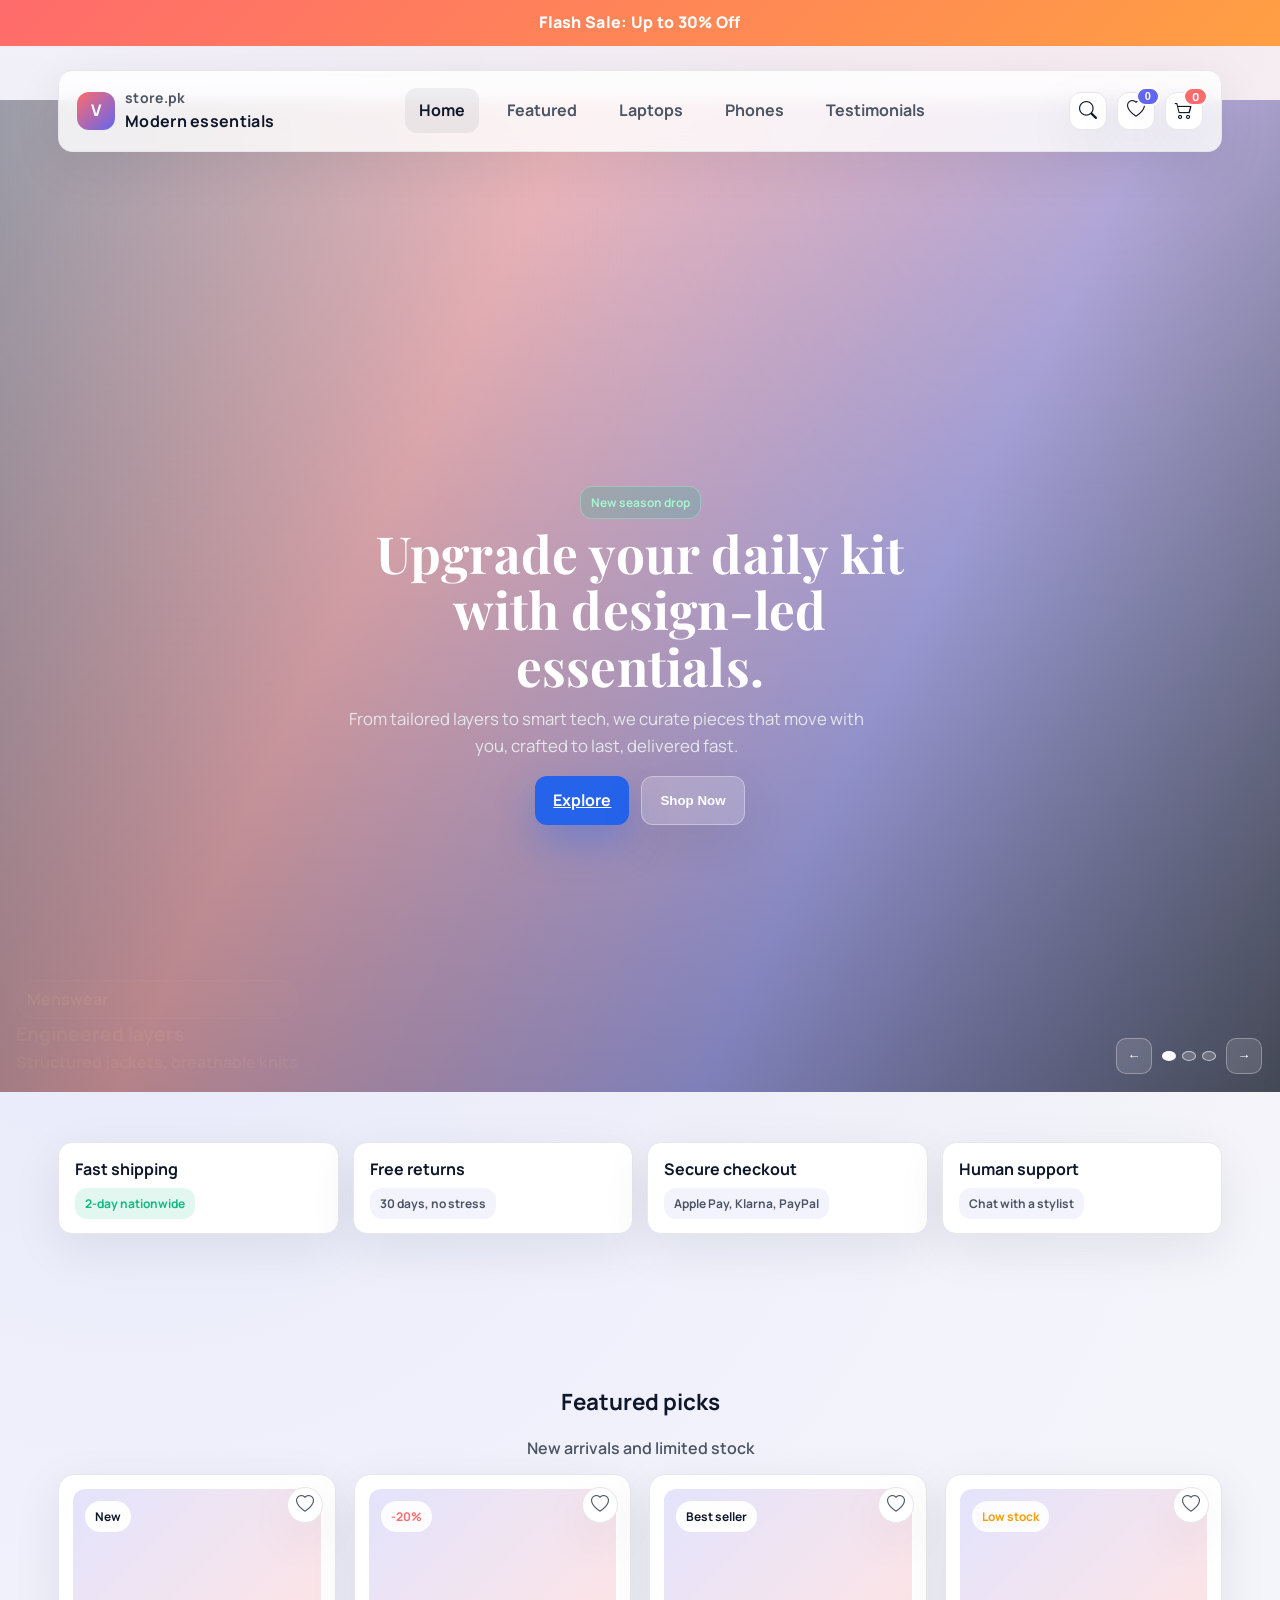
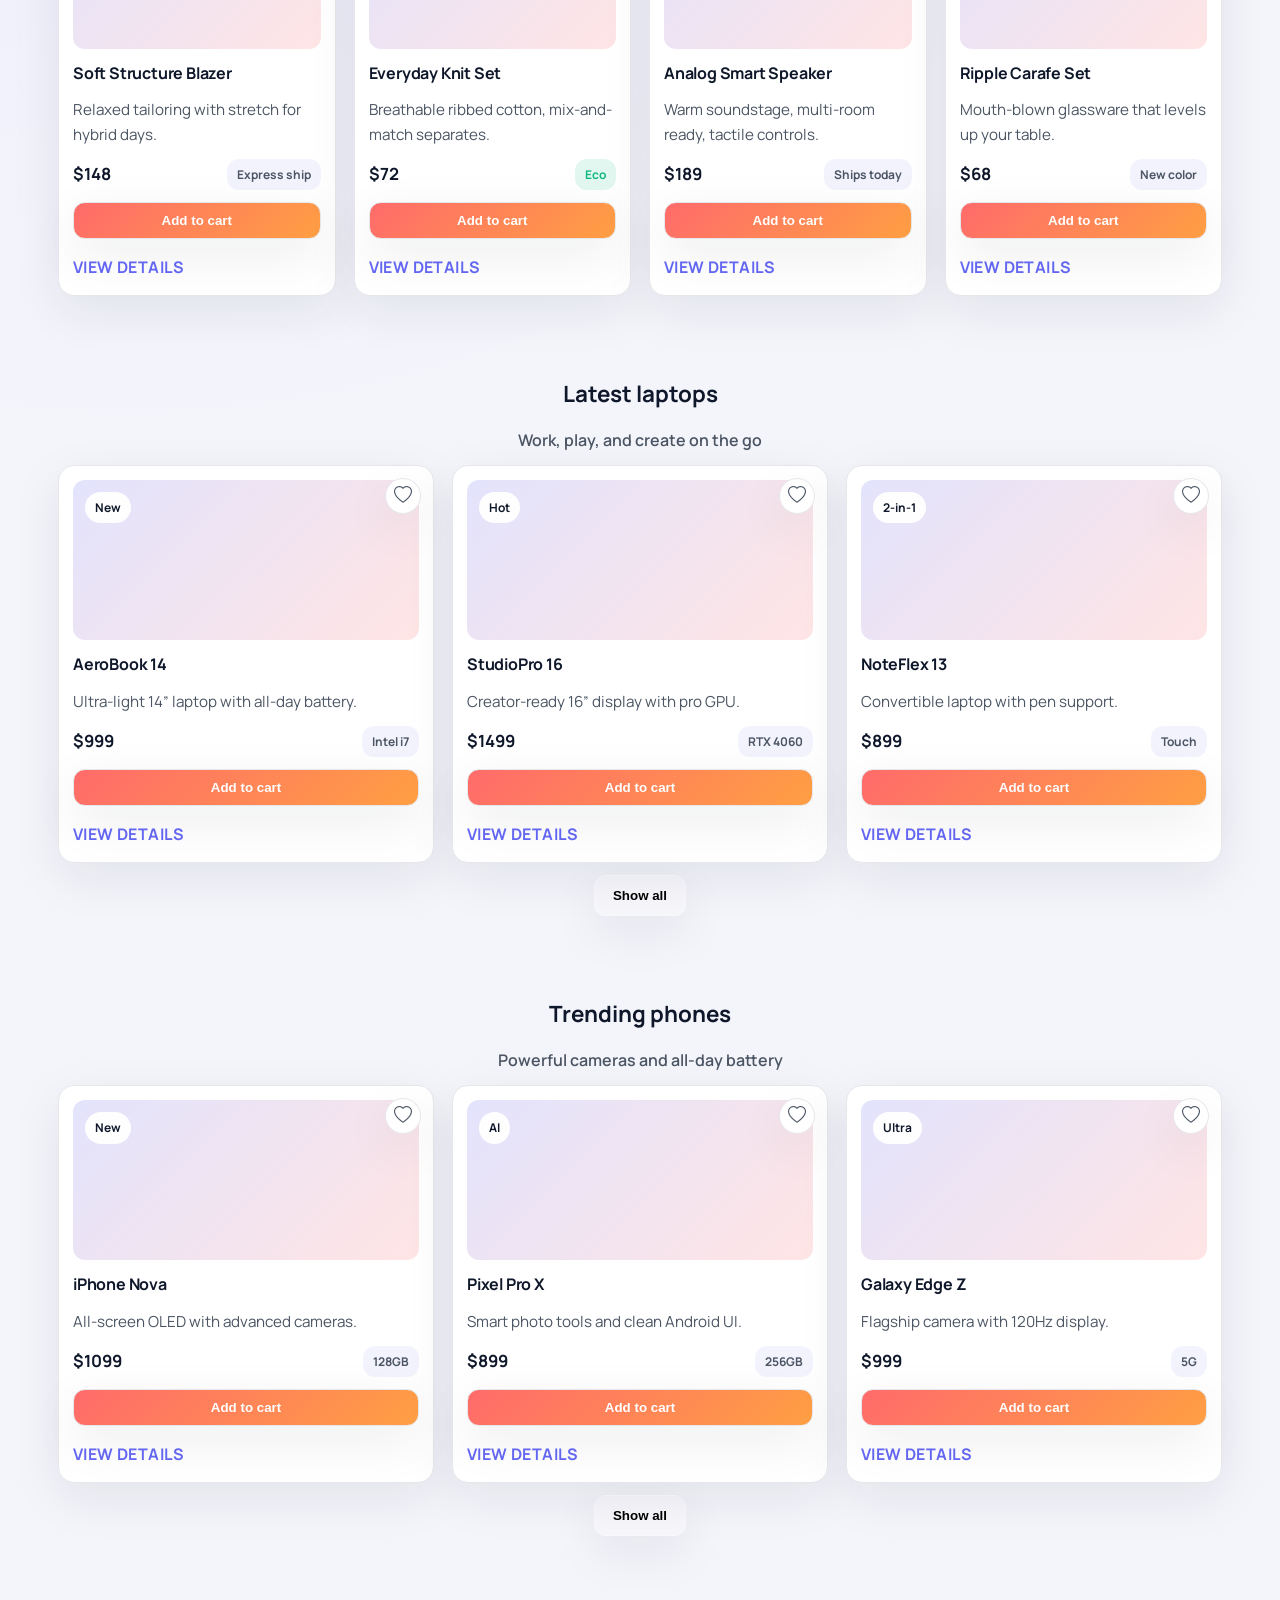
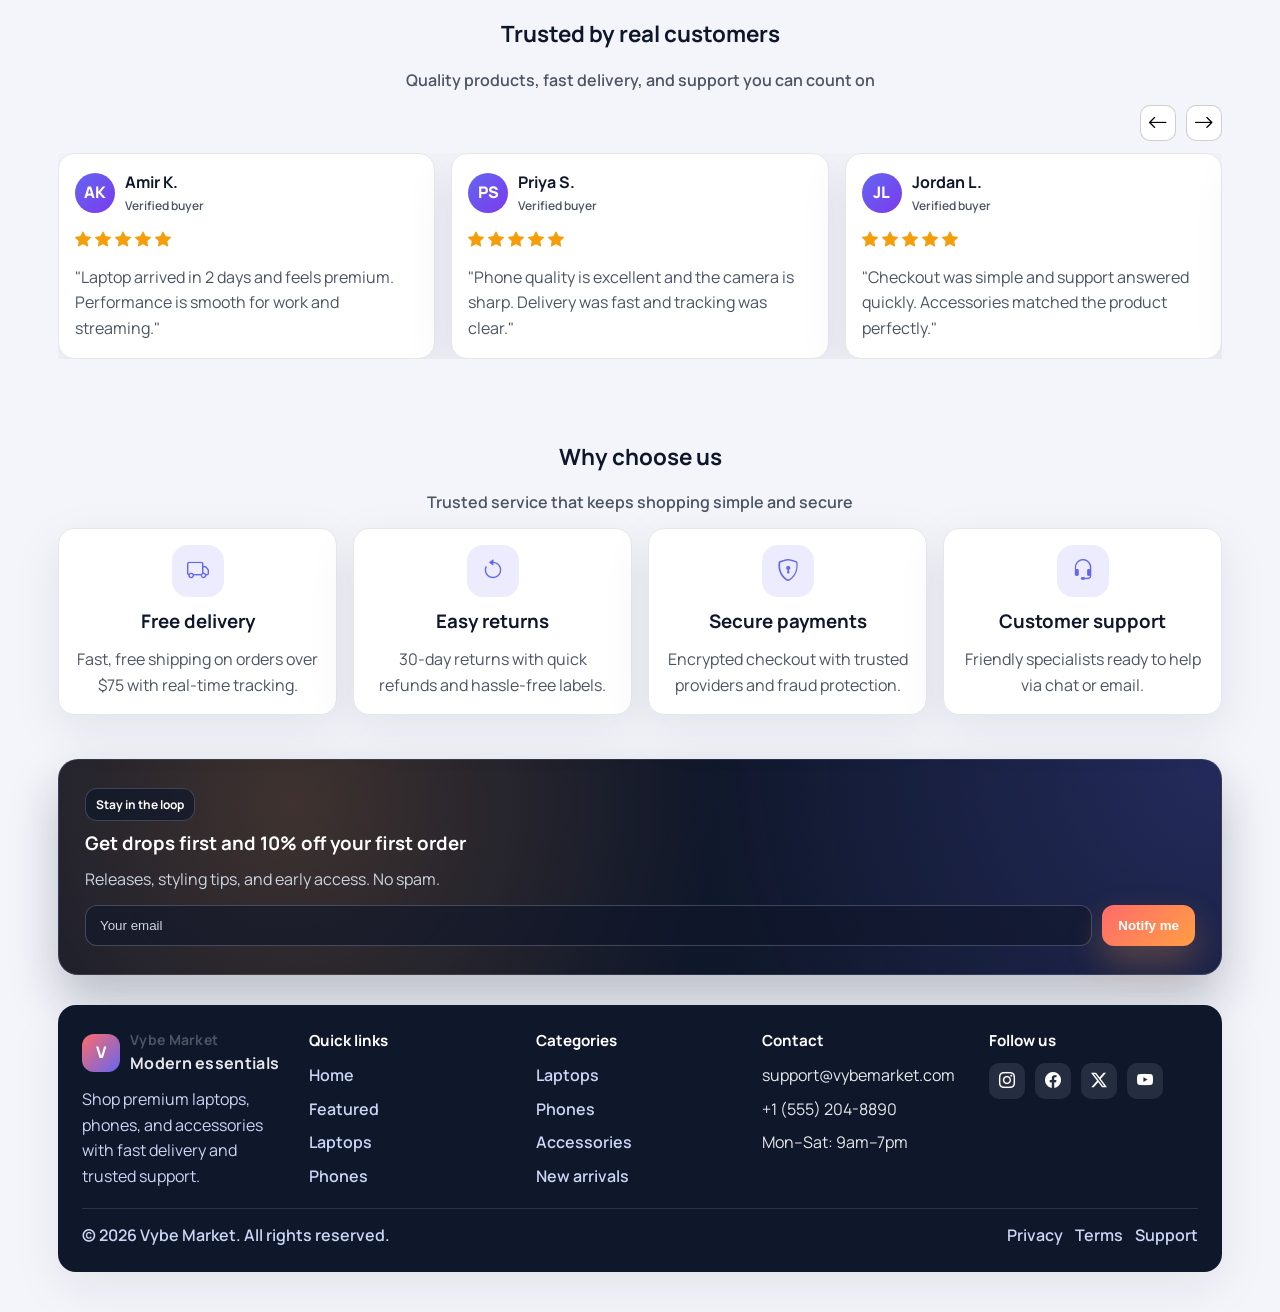
<file: index.html>
<!DOCTYPE html>
<html lang="en">
<head>
    <meta charset="UTF-8">
    <meta name="viewport" content="width=device-width, initial-scale=1.0">
    <title>Vybe Market | Modern Ecommerce</title>
    <link rel="preconnect" href="https://fonts.googleapis.com">
    <link rel="preconnect" href="https://fonts.gstatic.com" crossorigin>
    <link href="https://fonts.googleapis.com/css2?family=Manrope:wght@400;500;600;700&family=Playfair+Display:wght@700&display=swap" rel="stylesheet">
    <link rel="stylesheet" href="https://cdn.jsdelivr.net/npm/bootstrap-icons@1.11.3/font/bootstrap-icons.css">
    <link rel="stylesheet" href="style.css">
</head>
<body>
    <div class="promo-bar">Flash Sale: Up to 30% Off</div>
    <div class="page">
        <header class="topbar">
            <div class="brand">
                <div class="brand-mark">V</div>
                <div>
                    <div class="brand-sub">store.pk</div>
                    <div>Modern essentials</div>
                </div>
            </div>
            <nav class="nav-links" aria-label="Primary" id="primary-nav">
                <a href="#home" class="active">Home</a>
                <a href="#featured">Featured</a>
                <a href="#laptops">Laptops</a>
                <a href="#phones">Phones</a>
                <a href="#testimonials">Testimonials</a>
            </nav>
            <div class="actions">
                <button class="btn-icon nav-toggle" type="button" aria-label="Toggle menu" aria-controls="primary-nav" aria-expanded="false">
                    <i class="bi bi-list"></i>
                </button>
                <div class="btn-icon search-toggle" title="Search" aria-label="Search">
                    <i class="bi bi-search"></i>
                </div>
                <form class="search-box" id="search-box" role="search">
                    <i class="bi bi-search"></i>
                    <input type="search" id="product-search" placeholder="Search products..." aria-label="Search products">
                    <button class="search-clear" type="button" aria-label="Clear search">&times;</button>
                </form>
                <div class="favorites">
                    <button class="btn-icon favorites-toggle" type="button" title="Favorites" aria-label="Favorites" aria-expanded="false">
                        <i class="bi bi-heart"></i>
                        <span class="favorites-count" aria-live="polite" aria-atomic="true">0</span>
                    </button>
                    <div class="favorites-panel" aria-hidden="true">
                        <div class="favorites-header">
                            <strong>Favorites</strong>
                            <button class="favorites-clear" type="button">Clear</button>
                        </div>
                        <div class="favorites-list">
                            <div class="favorites-empty">No favorites yet.</div>
                        </div>
                    </div>
                </div>
                <div class="btn-icon cart cart-toggle" title="Cart" aria-label="Cart">
                    <i class="bi bi-cart2"></i>
                    <span class="cart-count" aria-live="polite" aria-atomic="true">0</span>
                </div>
            </div>
        </header>
    </div>

    <section class="hero-fullbleed" id="home">
        <div class="page">
            <div class="hero-banner">
                <div class="hero-copy">
                    <div class="pill-subtle hero-pill">New season drop</div>
                    <h1>Upgrade your daily kit with design-led essentials.</h1>
                    <p>From tailored layers to smart tech, we curate pieces that move with you, crafted to last, delivered fast.</p>
                    <div class="hero-actions">
                        <a class="btn primary" href="explore.html">Explore</a>
                        <button class="btn secondary">Shop Now</button>
                    </div>
                </div>
                <div class="hero-slider" aria-label="Featured slides">
                    <div class="slides">
                        <article class="slide active" data-index="0" style="background-image:url('https://images.unsplash.com/photo-1517336714731-489689fd1ca8?auto=format&fit=crop&w=1600&q=80');">
                            <div class="slide-content">
                                <div>
                                    <div class="slide-tag">Menswear</div>
                                    <h3>Engineered layers</h3>
                                    <span>Structured jackets, breathable knits</span>
                                </div>
                                <span>&rarr;</span>
                            </div>
                        </article>
                        <article class="slide" data-index="1" style="background-image:url('https://images.unsplash.com/photo-1511707171634-5f897ff02aa9?auto=format&fit=crop&w=1600&q=80');">
                            <div class="slide-content">
                                <div>
                                    <div class="slide-tag">Women</div>
                                    <h3>Soft tailoring</h3>
                                    <span>Move-easy suits and daily dresses</span>
                                </div>
                                <span>&rarr;</span>
                            </div>
                        </article>
                        <article class="slide" data-index="2" style="background-image:url('https://images.unsplash.com/photo-1487058792275-0ad4aaf24ca7?auto=format&fit=crop&w=1600&q=80');">
                            <div class="slide-content">
                                <div>
                                    <div class="slide-tag">Electronics</div>
                                    <h3>Smart home picks</h3>
                                    <span>Audio, lighting, and desk tech</span>
                                </div>
                                <span>&rarr;</span>
                            </div>
                        </article>
                    </div>
                    <div class="slider-nav">
                        <button class="nav-btn" data-dir="prev" aria-label="Previous slide">&larr;</button>
                        <div class="nav-dots" aria-label="Slide selector">
                            <button class="dot active" data-index="0"></button>
                            <button class="dot" data-index="1"></button>
                            <button class="dot" data-index="2"></button>
                        </div>
                        <button class="nav-btn" data-dir="next" aria-label="Next slide">&rarr;</button>
                    </div>
                </div>
            </div>
        </div>
    </section>

    <div class="page">
        <section class="features" id="stories">
            <div class="feature">
                <strong>Fast shipping</strong>
                <div class="pill-subtle" style="background: rgba(16,185,129,0.12); color: var(--success);">2-day nationwide</div>
            </div>
            <div class="feature">
                <strong>Free returns</strong>
                <div class="pill-subtle">30 days, no stress</div>
            </div>
            <div class="feature">
                <strong>Secure checkout</strong>
                <div class="pill-subtle">Apple Pay, Klarna, PayPal</div>
            </div>
            <div class="feature">
                <strong>Human support</strong>
                <div class="pill-subtle">Chat with a stylist</div>
            </div>
        </section>
    </div>

    <div class="page">
        <main>
            <section class="featured-section" id="featured">
                <div class="section-head centered">
                    <h2>Featured picks</h2>
                    <span>New arrivals and limited stock</span>
                </div>
                <div class="product-grid">
                    <article class="card" data-product="Soft Structure Blazer">
                        <div class="thumb"><span class="badge">New</span></div>
                        <h3>Soft Structure Blazer</h3>
                        <p>Relaxed tailoring with stretch for hybrid days.</p>
                        <div class="meta"><span class="price-tag">$148</span><span class="pill-subtle">Express ship</span></div>
                        <div class="card-actions">
                            <button class="add-cart-btn" data-product="Soft Structure Blazer" data-price="148">Add to cart</button>
                        </div>
                        <a class="card-details-link" href="product-blazer.html">View details</a>
                    </article>
                    <article class="card" data-product="Everyday Knit Set">
                        <div class="thumb"><span class="badge" style="background: rgba(255,255,255,0.9); color: var(--accent);">-20%</span></div>
                        <h3>Everyday Knit Set</h3>
                        <p>Breathable ribbed cotton, mix-and-match separates.</p>
                        <div class="meta"><span class="price-tag">$72</span><span class="pill-subtle" style="background: rgba(16,185,129,0.12); color: var(--success);">Eco</span></div>
                        <div class="card-actions">
                            <button class="add-cart-btn" data-product="Everyday Knit Set" data-price="72">Add to cart</button>
                        </div>
                        <a class="card-details-link" href="product-knit.html">View details</a>
                    </article>
                    <article class="card" data-product="Analog Smart Speaker">
                        <div class="thumb"><span class="badge">Best seller</span></div>
                        <h3>Analog Smart Speaker</h3>
                        <p>Warm soundstage, multi-room ready, tactile controls.</p>
                        <div class="meta"><span class="price-tag">$189</span><span class="pill-subtle">Ships today</span></div>
                        <div class="card-actions">
                            <button class="add-cart-btn" data-product="Analog Smart Speaker" data-price="189">Add to cart</button>
                        </div>
                        <a class="card-details-link" href="product-speaker.html">View details</a>
                    </article>
                    <article class="card" data-product="Ripple Carafe Set">
                        <div class="thumb"><span class="badge" style="background: rgba(255,255,255,0.9); color: var(--warning);">Low stock</span></div>
                        <h3>Ripple Carafe Set</h3>
                        <p>Mouth-blown glassware that levels up your table.</p>
                        <div class="meta"><span class="price-tag">$68</span><span class="pill-subtle">New color</span></div>
                        <div class="card-actions">
                            <button class="add-cart-btn" data-product="Ripple Carafe Set" data-price="68">Add to cart</button>
                        </div>
                        <a class="card-details-link" href="product-carafe.html">View details</a>
                    </article>
                </div>
            </section>
            <div class="search-no-results" aria-live="polite">Item Not Found</div>

            <section class="featured-section" id="laptops">
                <div class="section-head centered">
                    <h2>Latest laptops</h2>
                    <span>Work, play, and create on the go</span>
                </div>
                <div class="product-grid" data-section="laptops">
                    <article class="card" data-product="AeroBook 14">
                        <div class="thumb"><span class="badge">New</span></div>
                        <h3>AeroBook 14</h3>
                        <p>Ultra-light 14” laptop with all-day battery.</p>
                        <div class="meta"><span class="price-tag">$999</span><span class="pill-subtle">Intel i7</span></div>
                        <div class="card-actions">
                            <button class="add-cart-btn" data-product="AeroBook 14" data-price="999">Add to cart</button>
                        </div>
                        <a class="card-details-link" href="product.html">View details</a>
                    </article>
                    <article class="card" data-product="StudioPro 16">
                        <div class="thumb"><span class="badge">Hot</span></div>
                        <h3>StudioPro 16</h3>
                        <p>Creator-ready 16” display with pro GPU.</p>
                        <div class="meta"><span class="price-tag">$1499</span><span class="pill-subtle">RTX 4060</span></div>
                        <div class="card-actions">
                            <button class="add-cart-btn" data-product="StudioPro 16" data-price="1499">Add to cart</button>
                        </div>
                        <a class="card-details-link" href="product.html">View details</a>
                    </article>
                    <article class="card" data-product="NoteFlex 13">
                        <div class="thumb"><span class="badge">2-in-1</span></div>
                        <h3>NoteFlex 13</h3>
                        <p>Convertible laptop with pen support.</p>
                        <div class="meta"><span class="price-tag">$899</span><span class="pill-subtle">Touch</span></div>
                        <div class="card-actions">
                            <button class="add-cart-btn" data-product="NoteFlex 13" data-price="899">Add to cart</button>
                        </div>
                        <a class="card-details-link" href="product.html">View details</a>
                    </article>
                    <article class="card hidden" data-product="Titan X15" data-extra="true">
                        <div class="thumb"><span class="badge">Pro</span></div>
                        <h3>Titan X15</h3>
                        <p>High-performance laptop for heavy workloads.</p>
                        <div class="meta"><span class="price-tag">$1799</span><span class="pill-subtle">i9 + 32GB</span></div>
                        <div class="card-actions">
                            <button class="add-cart-btn" data-product="Titan X15" data-price="1799">Add to cart</button>
                        </div>
                        <a class="card-details-link" href="product.html">View details</a>
                    </article>
                    <article class="card hidden" data-product="SwiftAir 15" data-extra="true">
                        <div class="thumb"><span class="badge">Slim</span></div>
                        <h3>SwiftAir 15</h3>
                        <p>Edge-to-edge display with thin bezels.</p>
                        <div class="meta"><span class="price-tag">$1099</span><span class="pill-subtle">OLED</span></div>
                        <div class="card-actions">
                            <button class="add-cart-btn" data-product="SwiftAir 15" data-price="1099">Add to cart</button>
                        </div>
                        <a class="card-details-link" href="product.html">View details</a>
                    </article>
                    <article class="card hidden" data-product="CloudBook 13" data-extra="true">
                        <div class="thumb"><span class="badge">Quiet</span></div>
                        <h3>CloudBook 13</h3>
                        <p>Fanless design with instant wake.</p>
                        <div class="meta"><span class="price-tag">$849</span><span class="pill-subtle">M2</span></div>
                        <div class="card-actions">
                            <button class="add-cart-btn" data-product="CloudBook 13" data-price="849">Add to cart</button>
                        </div>
                        <a class="card-details-link" href="product.html">View details</a>
                    </article>
                    <article class="card hidden" data-product="ForgeBook 17" data-extra="true">
                        <div class="thumb"><span class="badge">Gaming</span></div>
                        <h3>ForgeBook 17</h3>
                        <p>High-refresh display for smooth play.</p>
                        <div class="meta"><span class="price-tag">$1899</span><span class="pill-subtle">240Hz</span></div>
                        <div class="card-actions">
                            <button class="add-cart-btn" data-product="ForgeBook 17" data-price="1899">Add to cart</button>
                        </div>
                        <a class="card-details-link" href="product.html">View details</a>
                    </article>
                </div>
                <div class="section-actions">
                    <button class="btn secondary show-all" data-target="laptops">Show all</button>
                </div>
            </section>

            <section class="featured-section" id="phones">
                <div class="section-head centered">
                    <h2>Trending phones</h2>
                    <span>Powerful cameras and all-day battery</span>
                </div>
                <div class="product-grid" data-section="phones">
                    <article class="card" data-product="iPhone Nova">
                        <div class="thumb"><span class="badge">New</span></div>
                        <h3>iPhone Nova</h3>
                        <p>All-screen OLED with advanced cameras.</p>
                        <div class="meta"><span class="price-tag">$1099</span><span class="pill-subtle">128GB</span></div>
                        <div class="card-actions">
                            <button class="add-cart-btn" data-product="iPhone Nova" data-price="1099">Add to cart</button>
                        </div>
                        <a class="card-details-link" href="product.html">View details</a>
                    </article>
                    <article class="card" data-product="Pixel Pro X">
                        <div class="thumb"><span class="badge">AI</span></div>
                        <h3>Pixel Pro X</h3>
                        <p>Smart photo tools and clean Android UI.</p>
                        <div class="meta"><span class="price-tag">$899</span><span class="pill-subtle">256GB</span></div>
                        <div class="card-actions">
                            <button class="add-cart-btn" data-product="Pixel Pro X" data-price="899">Add to cart</button>
                        </div>
                        <a class="card-details-link" href="product.html">View details</a>
                    </article>
                    <article class="card" data-product="Galaxy Edge Z">
                        <div class="thumb"><span class="badge">Ultra</span></div>
                        <h3>Galaxy Edge Z</h3>
                        <p>Flagship camera with 120Hz display.</p>
                        <div class="meta"><span class="price-tag">$999</span><span class="pill-subtle">5G</span></div>
                        <div class="card-actions">
                            <button class="add-cart-btn" data-product="Galaxy Edge Z" data-price="999">Add to cart</button>
                        </div>
                        <a class="card-details-link" href="product.html">View details</a>
                    </article>
                    <article class="card hidden" data-product="iPhone Mini Air" data-extra="true">
                        <div class="thumb"><span class="badge">Compact</span></div>
                        <h3>iPhone Mini Air</h3>
                        <p>Small size, big performance.</p>
                        <div class="meta"><span class="price-tag">$699</span><span class="pill-subtle">128GB</span></div>
                        <div class="card-actions">
                            <button class="add-cart-btn" data-product="iPhone Mini Air" data-price="699">Add to cart</button>
                        </div>
                        <a class="card-details-link" href="product.html">View details</a>
                    </article>
                    <article class="card hidden" data-product="OnePlus Wave" data-extra="true">
                        <div class="thumb"><span class="badge">Fast</span></div>
                        <h3>OnePlus Wave</h3>
                        <p>Super-fast charging with smooth UI.</p>
                        <div class="meta"><span class="price-tag">$799</span><span class="pill-subtle">256GB</span></div>
                        <div class="card-actions">
                            <button class="add-cart-btn" data-product="OnePlus Wave" data-price="799">Add to cart</button>
                        </div>
                        <a class="card-details-link" href="product.html">View details</a>
                    </article>
                    <article class="card hidden" data-product="iPhone Max Ultra" data-extra="true">
                        <div class="thumb"><span class="badge">Pro</span></div>
                        <h3>iPhone Max Ultra</h3>
                        <p>Best-in-class camera and pro video.</p>
                        <div class="meta"><span class="price-tag">$1299</span><span class="pill-subtle">512GB</span></div>
                        <div class="card-actions">
                            <button class="add-cart-btn" data-product="iPhone Max Ultra" data-price="1299">Add to cart</button>
                        </div>
                        <a class="card-details-link" href="product.html">View details</a>
                    </article>
                    <article class="card hidden" data-product="ZenPhone Lumen" data-extra="true">
                        <div class="thumb"><span class="badge">Bright</span></div>
                        <h3>ZenPhone Lumen</h3>
                        <p>Super-bright display for outdoor use.</p>
                        <div class="meta"><span class="price-tag">$749</span><span class="pill-subtle">120Hz</span></div>
                        <div class="card-actions">
                            <button class="add-cart-btn" data-product="ZenPhone Lumen" data-price="749">Add to cart</button>
                        </div>
                        <a class="card-details-link" href="product.html">View details</a>
                    </article>
                </div>
                <div class="section-actions">
                    <button class="btn secondary show-all" data-target="phones">Show all</button>
                </div>
            </section>

            <section class="testimonials" id="testimonials">
                <div class="section-head centered">
                    <h2>Trusted by real customers</h2>
                    <span>Quality products, fast delivery, and support you can count on</span>
                </div>
                <div class="testimonial-controls">
                    <button class="nav-btn testimonial-nav" data-dir="prev" aria-label="Scroll testimonials left">
                        <i class="bi bi-arrow-left"></i>
                    </button>
                    <button class="nav-btn testimonial-nav" data-dir="next" aria-label="Scroll testimonials right">
                        <i class="bi bi-arrow-right"></i>
                    </button>
                </div>
                <div class="testimonial-viewport" id="testimonial-viewport">
                    <div class="testimonial-track">
                        <article class="testimonial-card">
                            <div class="testimonial-top">
                                <div class="testimonial-avatar">AK</div>
                                <div>
                                    <h3>Amir K.</h3>
                                    <span>Verified buyer</span>
                                </div>
                            </div>
                            <div class="testimonial-stars" aria-label="5 star rating">
                                <i class="bi bi-star-fill"></i>
                                <i class="bi bi-star-fill"></i>
                                <i class="bi bi-star-fill"></i>
                                <i class="bi bi-star-fill"></i>
                                <i class="bi bi-star-fill"></i>
                            </div>
                            <p>"Laptop arrived in 2 days and feels premium. Performance is smooth for work and streaming."</p>
                        </article>
                        <article class="testimonial-card">
                            <div class="testimonial-top">
                                <div class="testimonial-avatar">PS</div>
                                <div>
                                    <h3>Priya S.</h3>
                                    <span>Verified buyer</span>
                                </div>
                            </div>
                            <div class="testimonial-stars" aria-label="5 star rating">
                                <i class="bi bi-star-fill"></i>
                                <i class="bi bi-star-fill"></i>
                                <i class="bi bi-star-fill"></i>
                                <i class="bi bi-star-fill"></i>
                                <i class="bi bi-star-fill"></i>
                            </div>
                            <p>"Phone quality is excellent and the camera is sharp. Delivery was fast and tracking was clear."</p>
                        </article>
                        <article class="testimonial-card">
                            <div class="testimonial-top">
                                <div class="testimonial-avatar">JL</div>
                                <div>
                                    <h3>Jordan L.</h3>
                                    <span>Verified buyer</span>
                                </div>
                            </div>
                            <div class="testimonial-stars" aria-label="5 star rating">
                                <i class="bi bi-star-fill"></i>
                                <i class="bi bi-star-fill"></i>
                                <i class="bi bi-star-fill"></i>
                                <i class="bi bi-star-fill"></i>
                                <i class="bi bi-star-fill"></i>
                            </div>
                            <p>"Checkout was simple and support answered quickly. Accessories matched the product perfectly."</p>
                        </article>
                        <article class="testimonial-card">
                            <div class="testimonial-top">
                                <div class="testimonial-avatar">NS</div>
                                <div>
                                    <h3>Nadia S.</h3>
                                    <span>Verified buyer</span>
                                </div>
                            </div>
                            <div class="testimonial-stars" aria-label="5 star rating">
                                <i class="bi bi-star-fill"></i>
                                <i class="bi bi-star-fill"></i>
                                <i class="bi bi-star-fill"></i>
                                <i class="bi bi-star-fill"></i>
                                <i class="bi bi-star-fill"></i>
                            </div>
                            <p>"Great value for the price. Everything arrived well-packaged and on time."</p>
                        </article>
                        <article class="testimonial-card">
                            <div class="testimonial-top">
                                <div class="testimonial-avatar">RM</div>
                                <div>
                                    <h3>Rhea M.</h3>
                                    <span>Verified buyer</span>
                                </div>
                            </div>
                            <div class="testimonial-stars" aria-label="5 star rating">
                                <i class="bi bi-star-fill"></i>
                                <i class="bi bi-star-fill"></i>
                                <i class="bi bi-star-fill"></i>
                                <i class="bi bi-star-fill"></i>
                                <i class="bi bi-star-fill"></i>
                            </div>
                            <p>"Packaging was secure and the phone feels top-tier. Easy return process too."</p>
                        </article>
                        <article class="testimonial-card">
                            <div class="testimonial-top">
                                <div class="testimonial-avatar">DG</div>
                                <div>
                                    <h3>Diego G.</h3>
                                    <span>Verified buyer</span>
                                </div>
                            </div>
                            <div class="testimonial-stars" aria-label="5 star rating">
                                <i class="bi bi-star-fill"></i>
                                <i class="bi bi-star-fill"></i>
                                <i class="bi bi-star-fill"></i>
                                <i class="bi bi-star-fill"></i>
                                <i class="bi bi-star-fill"></i>
                            </div>
                            <p>"Fast delivery and the laptop runs cool even under heavy use. Highly recommend."</p>
                        </article>
                    </div>
                </div>
            </section>

            <section class="trust" id="trust">
                <div class="section-head centered">
                    <h2>Why choose us</h2>
                    <span>Trusted service that keeps shopping simple and secure</span>
                </div>
                <div class="trust-grid">
                    <article class="trust-card">
                        <div class="trust-icon"><i class="bi bi-truck"></i></div>
                        <h3>Free delivery</h3>
                        <p>Fast, free shipping on orders over $75 with real-time tracking.</p>
                    </article>
                    <article class="trust-card">
                        <div class="trust-icon"><i class="bi bi-arrow-counterclockwise"></i></div>
                        <h3>Easy returns</h3>
                        <p>30-day returns with quick refunds and hassle-free labels.</p>
                    </article>
                    <article class="trust-card">
                        <div class="trust-icon"><i class="bi bi-shield-lock"></i></div>
                        <h3>Secure payments</h3>
                        <p>Encrypted checkout with trusted providers and fraud protection.</p>
                    </article>
                    <article class="trust-card">
                        <div class="trust-icon"><i class="bi bi-headset"></i></div>
                        <h3>Customer support</h3>
                        <p>Friendly specialists ready to help via chat or email.</p>
                    </article>
                </div>
            </section>

            <section class="cta" id="cta">
                <div>
                    <div class="pill-subtle pill-ghost">Stay in the loop</div>
                    <h3 class="cta-title">Get drops first and 10% off your first order</h3>
                    <p class="cta-sub">Releases, styling tips, and early access. No spam.</p>
                </div>
                <form>
                    <input type="email" placeholder="Your email" aria-label="Email" required>
                    <button type="submit">Notify me</button>
                </form>
            </section>
        </main>

        <footer class="site-footer">
            <div class="footer-grid">
                <div class="footer-brand">
                    <div class="brand">
                        <div class="brand-mark">V</div>
                        <div>
                            <div class="brand-sub">Vybe Market</div>
                            <div>Modern essentials</div>
                        </div>
                    </div>
                    <p>Shop premium laptops, phones, and accessories with fast delivery and trusted support.</p>
                </div>
                <div>
                    <h4>Quick links</h4>
                    <ul>
                        <li><a href="#home">Home</a></li>
                        <li><a href="#featured">Featured</a></li>
                        <li><a href="#laptops">Laptops</a></li>
                        <li><a href="#phones">Phones</a></li>
                    </ul>
                </div>
                <div>
                    <h4>Categories</h4>
                    <ul>
                        <li><a href="#laptops">Laptops</a></li>
                        <li><a href="#phones">Phones</a></li>
                        <li><a href="#featured">Accessories</a></li>
                        <li><a href="#featured">New arrivals</a></li>
                    </ul>
                </div>
                <div>
                    <h4>Contact</h4>
                    <ul>
                        <li>support@vybemarket.com</li>
                        <li>+1 (555) 204-8890</li>
                        <li>Mon–Sat: 9am–7pm</li>
                    </ul>
                </div>
                <div>
                    <h4>Follow us</h4>
                    <div class="footer-social">
                        <a href="#" aria-label="Instagram"><i class="bi bi-instagram"></i></a>
                        <a href="#" aria-label="Facebook"><i class="bi bi-facebook"></i></a>
                        <a href="#" aria-label="X"><i class="bi bi-twitter-x"></i></a>
                        <a href="#" aria-label="YouTube"><i class="bi bi-youtube"></i></a>
                    </div>
                </div>
            </div>
            <div class="footer-bottom">
                <span>&copy; 2026 Vybe Market. All rights reserved.</span>
                <div class="footer-links">
                    <a href="#">Privacy</a>
                    <a href="#">Terms</a>
                    <a href="#">Support</a>
                </div>
            </div>
        </footer>
    </div>

    <div class="cart-drawer" aria-hidden="true">
        <div class="cart-overlay cart-toggle" aria-label="Close cart"></div>
        <aside class="cart-panel" role="dialog" aria-modal="true" aria-label="Cart">
            <div class="cart-header">
                <strong>Your cart</strong>
                <button class="cart-close cart-toggle" type="button" aria-label="Close cart">×</button>
            </div>
            <div class="cart-items" aria-live="polite">
                <div class="cart-empty">Your cart is empty.</div>
            </div>
            <div class="cart-footer">
                <div class="cart-total"><span>Total</span><span class="cart-total-amount">$0.00</span></div>
                <button class="checkout-btn" type="button">Checkout</button>
            </div>
        </aside>
    </div>

    <script>
        (function() {
            var slides = Array.from(document.querySelectorAll('.slide'));
            var dots = Array.from(document.querySelectorAll('.dot'));
            var current = 0;
            var timer;

            function showSlide(index) {
                current = (index + slides.length) % slides.length;
                slides.forEach(function(slide, i) { slide.classList.toggle('active', i === current); });
                dots.forEach(function(dot, i) { dot.classList.toggle('active', i === current); });
                resetTimer();
            }

            function next(dir) { showSlide(current + dir); }

            function resetTimer() {
                if (timer) { clearInterval(timer); }
                timer = setInterval(function() { next(1); }, 6500);
            }

            var prev = document.querySelector('[data-dir="prev"]');
            var nextBtn = document.querySelector('[data-dir="next"]');
            if (prev && nextBtn) {
                prev.addEventListener('click', function() { next(-1); });
                nextBtn.addEventListener('click', function() { next(1); });
            }
            dots.forEach(function(dot) { dot.addEventListener('click', function() { showSlide(parseInt(dot.dataset.index, 10)); }); });
            resetTimer();
        })();

        (function() {
            var cartCountEl = document.querySelector('.cart-count');
            var cartDrawer = document.querySelector('.cart-drawer');
            var cartItemsEl = document.querySelector('.cart-items');
            var cartTotalEl = document.querySelector('.cart-total-amount');
            var checkoutBtn = document.querySelector('.checkout-btn');
            var CART_KEY = 'vybe_cart';
            var cart = [];

            function toggleCart(forceOpen) {
                if (!cartDrawer) return;
                var isOpen = cartDrawer.classList.contains('open');
                var nextState = typeof forceOpen === 'boolean' ? forceOpen : !isOpen;
                cartDrawer.classList.toggle('open', nextState);
                cartDrawer.setAttribute('aria-hidden', nextState ? 'false' : 'true');
            }

            function renderCartCount() {
                if (!cartCountEl) return;
                cartCountEl.textContent = cart.reduce(function(total, item) { return total + item.qty; }, 0);
            }

            function renderCartList() {
                if (!cartItemsEl || !cartTotalEl) return;
                if (!cart.length) {
                    cartItemsEl.innerHTML = '<div class="cart-empty">Your cart is empty.</div>';
                    cartTotalEl.textContent = '$0.00';
                    return;
                }
                var total = 0;
                cartItemsEl.innerHTML = '';
                cart.forEach(function(item) {
                    total += item.price * item.qty;
                    var row = document.createElement('div');
                    row.className = 'cart-item';
                    row.innerHTML = '<div><strong>' + item.product + '</strong><span style="display:block;">x' + item.qty + ' • $' + item.price.toFixed(2) + '</span></div><button class="cart-remove" type="button" data-product="' + item.product + '">Remove</button>';
                    cartItemsEl.appendChild(row);
                });
                cartTotalEl.textContent = '$' + total.toFixed(2);
            }

            function saveCart() {
                try { localStorage.setItem(CART_KEY, JSON.stringify(cart)); } catch (e) {}
            }

            function loadCart() {
                try {
                    var raw = localStorage.getItem(CART_KEY);
                    if (!raw) return;
                    var data = JSON.parse(raw);
                    if (Array.isArray(data)) {
                        cart = data.filter(function(item) { return item && item.product; }).map(function(item) {
                            return {
                                product: String(item.product),
                                price: Number(item.price) || 0,
                                qty: Number(item.qty) > 0 ? Number(item.qty) : 1
                            };
                        });
                    }
                } catch (e) {}
            }

            function addToCart(product, price) {
                var existing = cart.find(function(item) { return item.product === product; });
                if (existing) { existing.qty += 1; }
                else { cart.push({ product: product, price: price, qty: 1 }); }
                renderCartCount(); renderCartList(); saveCart(); toggleCart(true);
            }

            function removeFromCart(product) {
                var idx = cart.findIndex(function(item) { return item.product === product; });
                if (idx === -1) { return; }
                var item = cart[idx];
                if (item.qty > 1) { item.qty -= 1; } else { cart.splice(idx, 1); }
                renderCartCount(); renderCartList(); saveCart();
            }

            document.querySelectorAll('.add-cart-btn').forEach(function(btn) {
                btn.addEventListener('click', function() {
                    var product = btn.dataset.product || 'Item';
                    var price = parseFloat(btn.dataset.price || '0');
                    addToCart(product, price);
                });
            });

            if (cartItemsEl) {
                cartItemsEl.addEventListener('click', function(e) {
                    var removeBtn = e.target.closest('.cart-remove');
                    if (removeBtn) { removeFromCart(removeBtn.dataset.product); }
                });
            }

            document.querySelectorAll('.cart-toggle').forEach(function(btn) {
                btn.addEventListener('click', function(event) {
                    if (btn.tagName.toLowerCase() === 'a') { event.preventDefault(); }
                    toggleCart();
                });
            });

            if (checkoutBtn) { checkoutBtn.addEventListener('click', function() { window.location.href = 'checkout.html'; }); }

            loadCart(); renderCartCount(); renderCartList();
        })();

        (function() {
            var toggle = document.querySelector('.nav-toggle');
            var nav = document.getElementById('primary-nav');
            if (!toggle || !nav) return;
            toggle.addEventListener('click', function() {
                var isOpen = nav.classList.toggle('open');
                toggle.setAttribute('aria-expanded', isOpen ? 'true' : 'false');
            });
        })();

        (function() {
            document.querySelectorAll('.show-all').forEach(function(btn) {
                btn.addEventListener('click', function() {
                    var target = btn.dataset.target;
                    if (!target) return;
                    var grid = document.querySelector('.product-grid[data-section="' + target + '"]');
                    if (!grid) return;
                    var hiddenCards = Array.from(grid.querySelectorAll('.card.hidden'));
                    hiddenCards.forEach(function(card) {
                        card.classList.remove('hidden');
                        card.dataset.extra = 'false';
                    });
                    btn.textContent = 'Showing all';
                    btn.disabled = true;
                });
            });
        })();

        (function() {
            var viewport = document.getElementById('testimonial-viewport');
            var track = viewport ? viewport.querySelector('.testimonial-track') : null;
            if (!viewport || !track) return;

            function scrollByCards(dir) {
                var card = track.querySelector('.testimonial-card');
                if (!card) return;
                var gap = 16;
                var amount = card.getBoundingClientRect().width + gap;
                viewport.scrollBy({ left: dir * amount, behavior: 'smooth' });
            }

            document.querySelectorAll('.testimonial-nav').forEach(function(btn) {
                btn.addEventListener('click', function() {
                    var dir = btn.dataset.dir === 'next' ? 1 : -1;
                    scrollByCards(dir);
                });
            });
        })();

    </script>
    <script src="search.js"></script>
    <script src="favorites.js"></script>
</body>
</html>
</file>
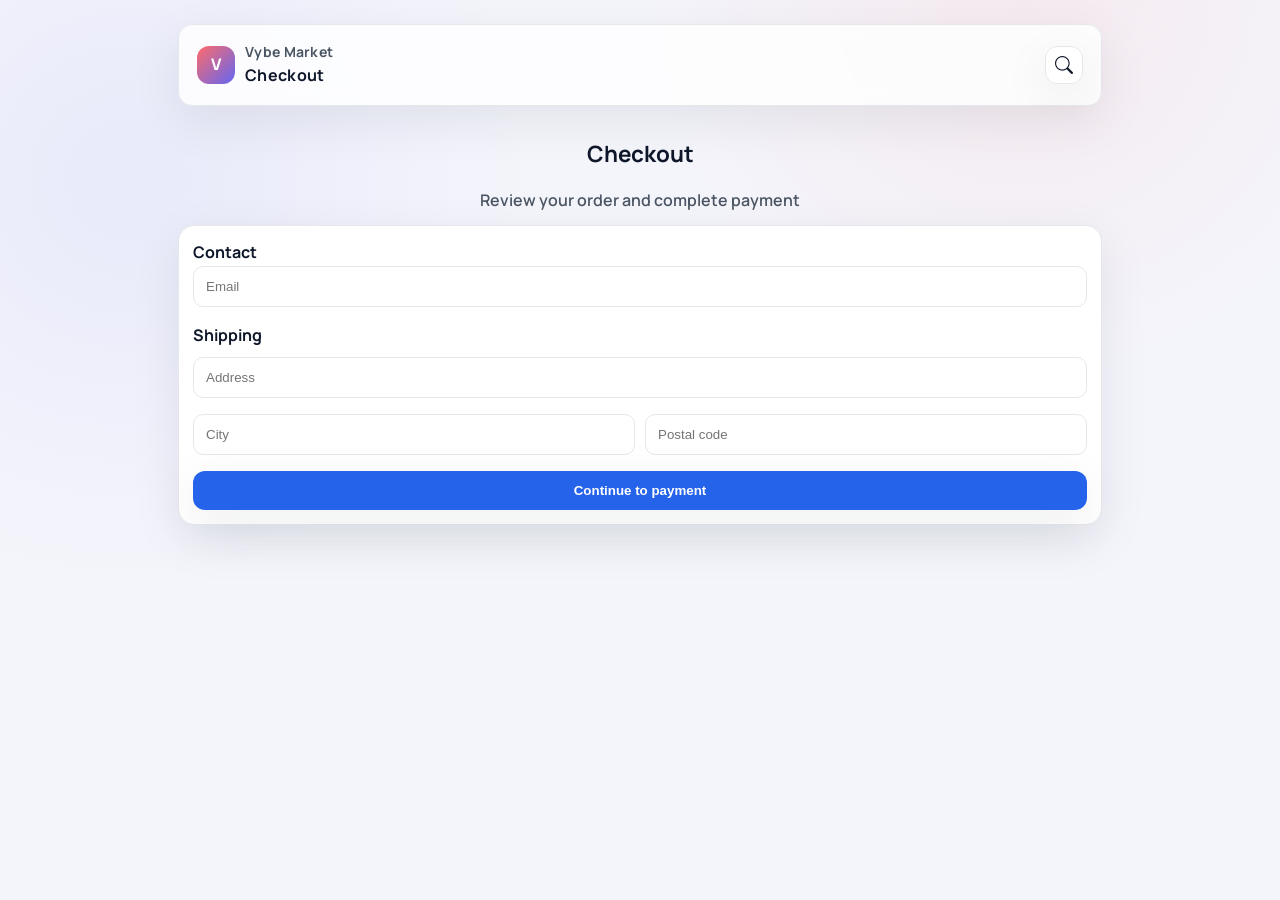
<file: checkout.html>
<!DOCTYPE html>
<html lang="en">
<head>
    <meta charset="UTF-8">
    <meta name="viewport" content="width=device-width, initial-scale=1.0">
    <title>Checkout | Vybe Market</title>
    <link rel="preconnect" href="https://fonts.googleapis.com">
    <link rel="preconnect" href="https://fonts.gstatic.com" crossorigin>
    <link href="https://fonts.googleapis.com/css2?family=Manrope:wght@400;500;600;700&family=Playfair+Display:wght@700&display=swap" rel="stylesheet">
    <link rel="stylesheet" href="https://cdn.jsdelivr.net/npm/bootstrap-icons@1.11.3/font/bootstrap-icons.css">
    <link rel="stylesheet" href="style.css">
</head>
<body>
    <div class="page" style="max-width: 960px;">
        <header class="topbar">
            <div class="brand">
                <div class="brand-mark">V</div>
                <div>
                    <div class="brand-sub">Vybe Market</div>
                    <div>Checkout</div>
                </div>
            </div>
            <div class="actions">
                <div class="btn-icon search-toggle" title="Search" aria-label="Search">
                    <i class="bi bi-search"></i>
                </div>
                <form class="search-box" id="search-box" role="search">
                    <i class="bi bi-search"></i>
                    <input type="search" id="product-search" placeholder="Search products..." aria-label="Search products">
                    <button class="search-clear" type="button" aria-label="Clear search">&times;</button>
                </form>
            </div>
        </header>

        <main style="margin-top: 20px;">
            <div class="section-head centered">
                <h2>Checkout</h2>
                <span>Review your order and complete payment</span>
            </div>
            <div class="card" style="gap: 16px;">
                <div><strong>Contact</strong><br><input type="email" placeholder="Email" style="width:100%;padding:12px;border-radius:10px;border:1px solid var(--line);"></div>
                <div><strong>Shipping</strong><br><input type="text" placeholder="Address" style="width:100%;padding:12px;border-radius:10px;border:1px solid var(--line);margin-top:8px;"></div>
                <div style="display:flex; gap:10px; flex-wrap:wrap;">
                    <input type="text" placeholder="City" style="flex:1;min-width:180px;padding:12px;border-radius:10px;border:1px solid var(--line);">
                    <input type="text" placeholder="Postal code" style="flex:1;min-width:140px;padding:12px;border-radius:10px;border:1px solid var(--line);">
                </div>
                <button class="checkout-btn" type="button" style="width:100%;">Continue to payment</button>
            </div>
        </main>
    </div>
    <script src="search.js"></script>
</body>
</html>
</file>
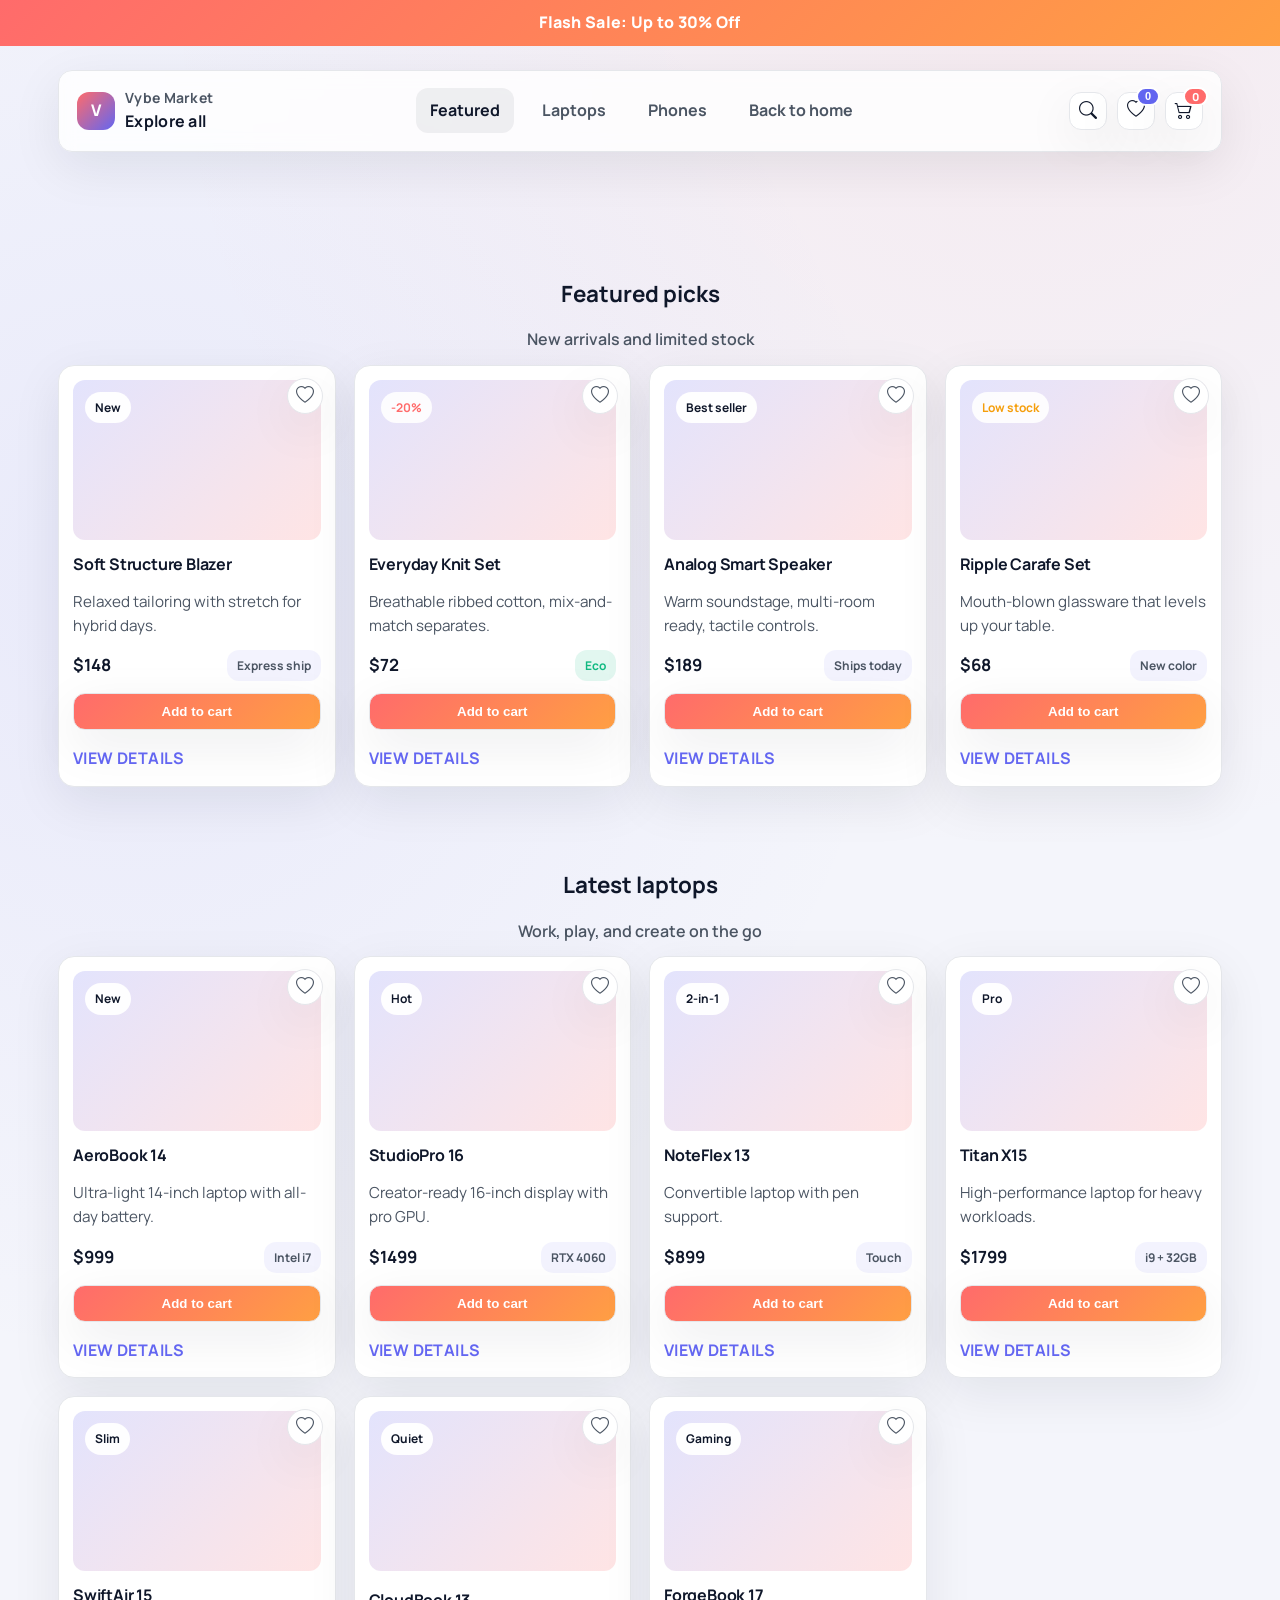
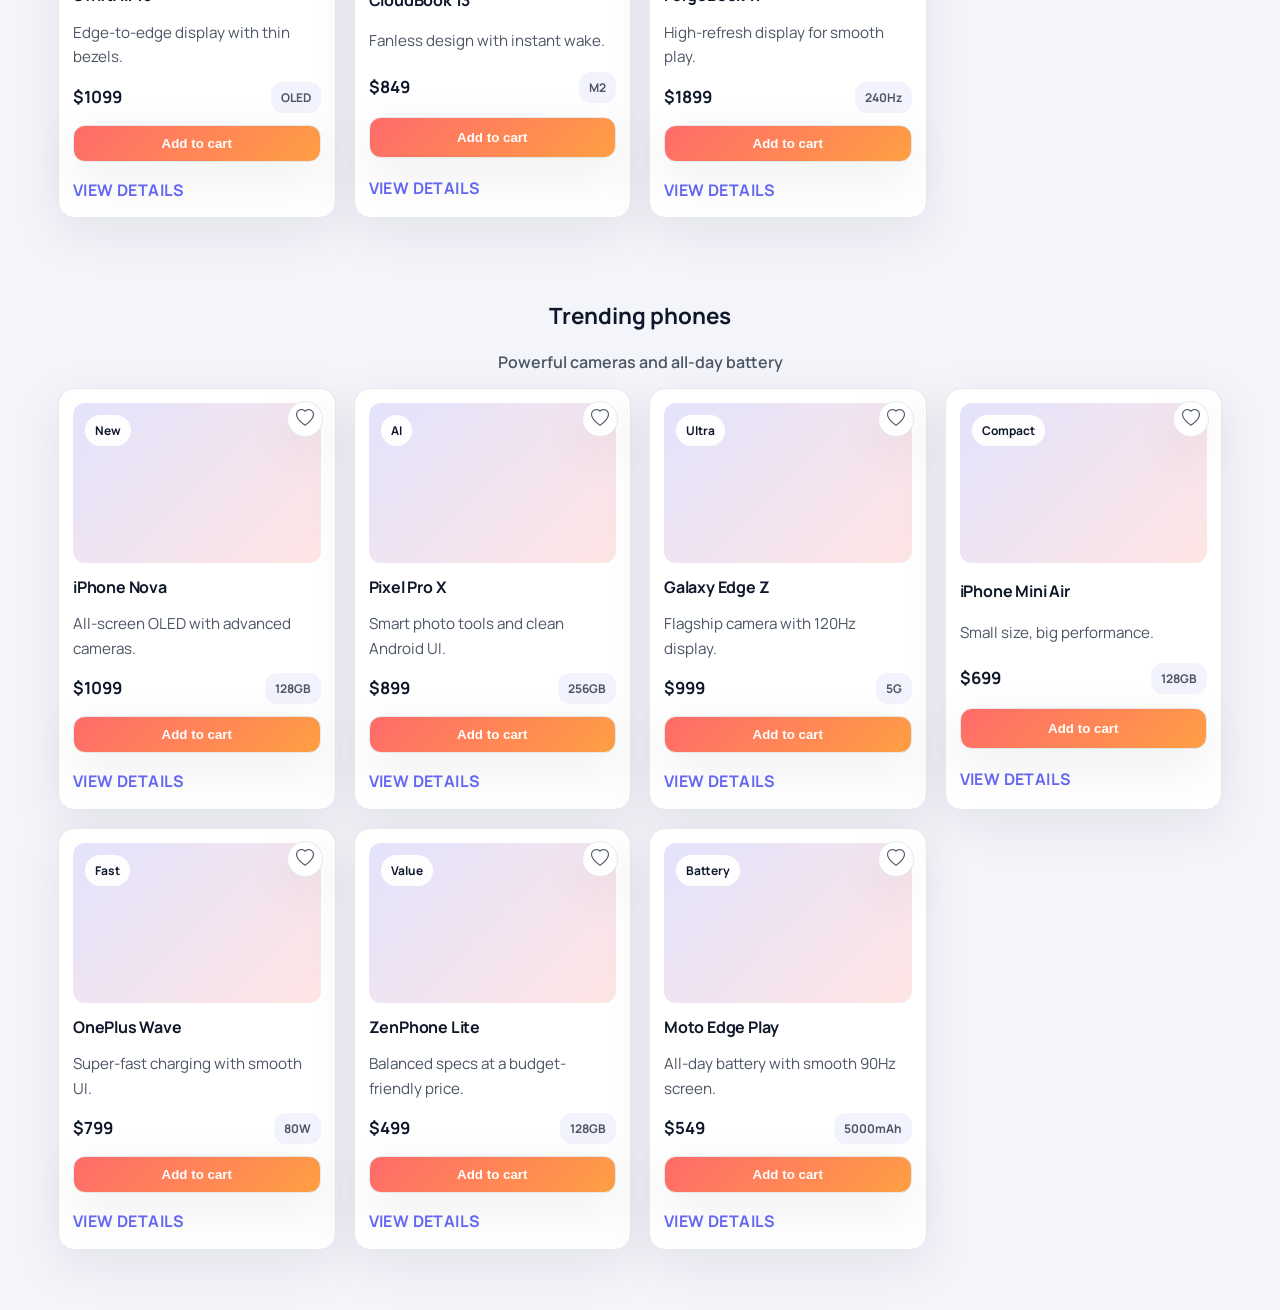
<file: explore.html>
<!DOCTYPE html>
<html lang="en">
<head>
    <meta charset="UTF-8">
    <meta name="viewport" content="width=device-width, initial-scale=1.0">
    <title>Explore All Products | Vybe Market</title>
    <link rel="preconnect" href="https://fonts.googleapis.com">
    <link rel="preconnect" href="https://fonts.gstatic.com" crossorigin>
    <link href="https://fonts.googleapis.com/css2?family=Manrope:wght@400;500;600;700&family=Playfair+Display:wght@700&display=swap" rel="stylesheet">
    <link rel="stylesheet" href="https://cdn.jsdelivr.net/npm/bootstrap-icons@1.11.3/font/bootstrap-icons.css">
    <link rel="stylesheet" href="style.css">
</head>
<body>
    <div class="promo-bar">Flash Sale: Up to 30% Off</div>
    <div class="page">
        <header class="topbar">
            <div class="brand">
                <div class="brand-mark">V</div>
                <div>
                    <div class="brand-sub">Vybe Market</div>
                    <div>Explore all</div>
                </div>
            </div>
            <nav class="nav-links" aria-label="Explore">
                <a href="explore.html#featured" class="active">Featured</a>
                <a href="explore.html#laptops">Laptops</a>
                <a href="explore.html#phones">Phones</a>
                <a href="index.html#home">Back to home</a>
            </nav>
            <div class="actions">
                <div class="btn-icon search-toggle" title="Search" aria-label="Search">
                    <i class="bi bi-search"></i>
                </div>
                <form class="search-box" id="search-box" role="search">
                    <i class="bi bi-search"></i>
                    <input type="search" id="product-search" placeholder="Search products..." aria-label="Search products">
                    <button class="search-clear" type="button" aria-label="Clear search">&times;</button>
                </form>
                <div class="favorites">
                    <button class="btn-icon favorites-toggle" type="button" title="Favorites" aria-label="Favorites" aria-expanded="false">
                        <i class="bi bi-heart"></i>
                        <span class="favorites-count" aria-live="polite" aria-atomic="true">0</span>
                    </button>
                    <div class="favorites-panel" aria-hidden="true">
                        <div class="favorites-header">
                            <strong>Favorites</strong>
                            <button class="favorites-clear" type="button">Clear</button>
                        </div>
                        <div class="favorites-list">
                            <div class="favorites-empty">No favorites yet.</div>
                        </div>
                    </div>
                </div>
                <div class="btn-icon cart cart-toggle" title="Cart" aria-label="Cart">
                    <i class="bi bi-cart2"></i>
                    <span class="cart-count" aria-live="polite" aria-atomic="true">0</span>
                </div>
            </div>
        </header>
    </div>

    <div class="page">
        <main>
            <section class="featured-section" id="featured">
                <div class="section-head centered">
                    <h2>Featured picks</h2>
                    <span>New arrivals and limited stock</span>
                </div>
                <div class="product-grid">
                    <article class="card" data-product="Soft Structure Blazer">
                        <div class="thumb"><span class="badge">New</span></div>
                        <h3>Soft Structure Blazer</h3>
                        <p>Relaxed tailoring with stretch for hybrid days.</p>
                        <div class="meta"><span class="price-tag">$148</span><span class="pill-subtle">Express ship</span></div>
                        <div class="card-actions">
                            <button class="add-cart-btn" data-product="Soft Structure Blazer" data-price="148">Add to cart</button>
                        </div>
                        <a class="card-details-link" href="product-blazer.html">View details</a>
                    </article>
                    <article class="card" data-product="Everyday Knit Set">
                        <div class="thumb"><span class="badge" style="background: rgba(255,255,255,0.9); color: var(--accent);">-20%</span></div>
                        <h3>Everyday Knit Set</h3>
                        <p>Breathable ribbed cotton, mix-and-match separates.</p>
                        <div class="meta"><span class="price-tag">$72</span><span class="pill-subtle" style="background: rgba(16,185,129,0.12); color: var(--success);">Eco</span></div>
                        <div class="card-actions">
                            <button class="add-cart-btn" data-product="Everyday Knit Set" data-price="72">Add to cart</button>
                        </div>
                        <a class="card-details-link" href="product-knit.html">View details</a>
                    </article>
                    <article class="card" data-product="Analog Smart Speaker">
                        <div class="thumb"><span class="badge">Best seller</span></div>
                        <h3>Analog Smart Speaker</h3>
                        <p>Warm soundstage, multi-room ready, tactile controls.</p>
                        <div class="meta"><span class="price-tag">$189</span><span class="pill-subtle">Ships today</span></div>
                        <div class="card-actions">
                            <button class="add-cart-btn" data-product="Analog Smart Speaker" data-price="189">Add to cart</button>
                        </div>
                        <a class="card-details-link" href="product-speaker.html">View details</a>
                    </article>
                    <article class="card" data-product="Ripple Carafe Set">
                        <div class="thumb"><span class="badge" style="background: rgba(255,255,255,0.9); color: var(--warning);">Low stock</span></div>
                        <h3>Ripple Carafe Set</h3>
                        <p>Mouth-blown glassware that levels up your table.</p>
                        <div class="meta"><span class="price-tag">$68</span><span class="pill-subtle">New color</span></div>
                        <div class="card-actions">
                            <button class="add-cart-btn" data-product="Ripple Carafe Set" data-price="68">Add to cart</button>
                        </div>
                        <a class="card-details-link" href="product-carafe.html">View details</a>
                    </article>
                </div>
            </section>

            <section class="featured-section" id="laptops">
                <div class="section-head centered">
                    <h2>Latest laptops</h2>
                    <span>Work, play, and create on the go</span>
                </div>
                <div class="product-grid" data-section="laptops">
                    <article class="card" data-product="AeroBook 14">
                        <div class="thumb"><span class="badge">New</span></div>
                        <h3>AeroBook 14</h3>
                        <p>Ultra-light 14-inch laptop with all-day battery.</p>
                        <div class="meta"><span class="price-tag">$999</span><span class="pill-subtle">Intel i7</span></div>
                        <div class="card-actions">
                            <button class="add-cart-btn" data-product="AeroBook 14" data-price="999">Add to cart</button>
                        </div>
                        <a class="card-details-link" href="product.html">View details</a>
                    </article>
                    <article class="card" data-product="StudioPro 16">
                        <div class="thumb"><span class="badge">Hot</span></div>
                        <h3>StudioPro 16</h3>
                        <p>Creator-ready 16-inch display with pro GPU.</p>
                        <div class="meta"><span class="price-tag">$1499</span><span class="pill-subtle">RTX 4060</span></div>
                        <div class="card-actions">
                            <button class="add-cart-btn" data-product="StudioPro 16" data-price="1499">Add to cart</button>
                        </div>
                        <a class="card-details-link" href="product.html">View details</a>
                    </article>
                    <article class="card" data-product="NoteFlex 13">
                        <div class="thumb"><span class="badge">2-in-1</span></div>
                        <h3>NoteFlex 13</h3>
                        <p>Convertible laptop with pen support.</p>
                        <div class="meta"><span class="price-tag">$899</span><span class="pill-subtle">Touch</span></div>
                        <div class="card-actions">
                            <button class="add-cart-btn" data-product="NoteFlex 13" data-price="899">Add to cart</button>
                        </div>
                        <a class="card-details-link" href="product.html">View details</a>
                    </article>
                    <article class="card" data-product="Titan X15">
                        <div class="thumb"><span class="badge">Pro</span></div>
                        <h3>Titan X15</h3>
                        <p>High-performance laptop for heavy workloads.</p>
                        <div class="meta"><span class="price-tag">$1799</span><span class="pill-subtle">i9 + 32GB</span></div>
                        <div class="card-actions">
                            <button class="add-cart-btn" data-product="Titan X15" data-price="1799">Add to cart</button>
                        </div>
                        <a class="card-details-link" href="product.html">View details</a>
                    </article>
                    <article class="card" data-product="SwiftAir 15">
                        <div class="thumb"><span class="badge">Slim</span></div>
                        <h3>SwiftAir 15</h3>
                        <p>Edge-to-edge display with thin bezels.</p>
                        <div class="meta"><span class="price-tag">$1099</span><span class="pill-subtle">OLED</span></div>
                        <div class="card-actions">
                            <button class="add-cart-btn" data-product="SwiftAir 15" data-price="1099">Add to cart</button>
                        </div>
                        <a class="card-details-link" href="product.html">View details</a>
                    </article>
                    <article class="card" data-product="CloudBook 13">
                        <div class="thumb"><span class="badge">Quiet</span></div>
                        <h3>CloudBook 13</h3>
                        <p>Fanless design with instant wake.</p>
                        <div class="meta"><span class="price-tag">$849</span><span class="pill-subtle">M2</span></div>
                        <div class="card-actions">
                            <button class="add-cart-btn" data-product="CloudBook 13" data-price="849">Add to cart</button>
                        </div>
                        <a class="card-details-link" href="product.html">View details</a>
                    </article>
                    <article class="card" data-product="ForgeBook 17">
                        <div class="thumb"><span class="badge">Gaming</span></div>
                        <h3>ForgeBook 17</h3>
                        <p>High-refresh display for smooth play.</p>
                        <div class="meta"><span class="price-tag">$1899</span><span class="pill-subtle">240Hz</span></div>
                        <div class="card-actions">
                            <button class="add-cart-btn" data-product="ForgeBook 17" data-price="1899">Add to cart</button>
                        </div>
                        <a class="card-details-link" href="product.html">View details</a>
                    </article>
                </div>
            </section>

            <section class="featured-section" id="phones">
                <div class="section-head centered">
                    <h2>Trending phones</h2>
                    <span>Powerful cameras and all-day battery</span>
                </div>
                <div class="product-grid" data-section="phones">
                    <article class="card" data-product="iPhone Nova">
                        <div class="thumb"><span class="badge">New</span></div>
                        <h3>iPhone Nova</h3>
                        <p>All-screen OLED with advanced cameras.</p>
                        <div class="meta"><span class="price-tag">$1099</span><span class="pill-subtle">128GB</span></div>
                        <div class="card-actions">
                            <button class="add-cart-btn" data-product="iPhone Nova" data-price="1099">Add to cart</button>
                        </div>
                        <a class="card-details-link" href="product.html">View details</a>
                    </article>
                    <article class="card" data-product="Pixel Pro X">
                        <div class="thumb"><span class="badge">AI</span></div>
                        <h3>Pixel Pro X</h3>
                        <p>Smart photo tools and clean Android UI.</p>
                        <div class="meta"><span class="price-tag">$899</span><span class="pill-subtle">256GB</span></div>
                        <div class="card-actions">
                            <button class="add-cart-btn" data-product="Pixel Pro X" data-price="899">Add to cart</button>
                        </div>
                        <a class="card-details-link" href="product.html">View details</a>
                    </article>
                    <article class="card" data-product="Galaxy Edge Z">
                        <div class="thumb"><span class="badge">Ultra</span></div>
                        <h3>Galaxy Edge Z</h3>
                        <p>Flagship camera with 120Hz display.</p>
                        <div class="meta"><span class="price-tag">$999</span><span class="pill-subtle">5G</span></div>
                        <div class="card-actions">
                            <button class="add-cart-btn" data-product="Galaxy Edge Z" data-price="999">Add to cart</button>
                        </div>
                        <a class="card-details-link" href="product.html">View details</a>
                    </article>
                    <article class="card" data-product="iPhone Mini Air">
                        <div class="thumb"><span class="badge">Compact</span></div>
                        <h3>iPhone Mini Air</h3>
                        <p>Small size, big performance.</p>
                        <div class="meta"><span class="price-tag">$699</span><span class="pill-subtle">128GB</span></div>
                        <div class="card-actions">
                            <button class="add-cart-btn" data-product="iPhone Mini Air" data-price="699">Add to cart</button>
                        </div>
                        <a class="card-details-link" href="product.html">View details</a>
                    </article>
                    <article class="card" data-product="OnePlus Wave">
                        <div class="thumb"><span class="badge">Fast</span></div>
                        <h3>OnePlus Wave</h3>
                        <p>Super-fast charging with smooth UI.</p>
                        <div class="meta"><span class="price-tag">$799</span><span class="pill-subtle">80W</span></div>
                        <div class="card-actions">
                            <button class="add-cart-btn" data-product="OnePlus Wave" data-price="799">Add to cart</button>
                        </div>
                        <a class="card-details-link" href="product.html">View details</a>
                    </article>
                    <article class="card" data-product="ZenPhone Lite">
                        <div class="thumb"><span class="badge">Value</span></div>
                        <h3>ZenPhone Lite</h3>
                        <p>Balanced specs at a budget-friendly price.</p>
                        <div class="meta"><span class="price-tag">$499</span><span class="pill-subtle">128GB</span></div>
                        <div class="card-actions">
                            <button class="add-cart-btn" data-product="ZenPhone Lite" data-price="499">Add to cart</button>
                        </div>
                        <a class="card-details-link" href="product.html">View details</a>
                    </article>
                    <article class="card" data-product="Moto Edge Play">
                        <div class="thumb"><span class="badge">Battery</span></div>
                        <h3>Moto Edge Play</h3>
                        <p>All-day battery with smooth 90Hz screen.</p>
                        <div class="meta"><span class="price-tag">$549</span><span class="pill-subtle">5000mAh</span></div>
                        <div class="card-actions">
                            <button class="add-cart-btn" data-product="Moto Edge Play" data-price="549">Add to cart</button>
                        </div>
                        <a class="card-details-link" href="product.html">View details</a>
                    </article>
                </div>
            </section>
        </main>
    </div>

    <div class="cart-drawer" aria-hidden="true">
        <div class="cart-overlay cart-toggle" aria-label="Close cart"></div>
        <aside class="cart-panel" role="dialog" aria-modal="true" aria-label="Cart">
            <div class="cart-header">
                <strong>Your cart</strong>
                <button class="cart-close cart-toggle" type="button" aria-label="Close cart">A-</button>
            </div>
            <div class="cart-items" aria-live="polite">
                <div class="cart-empty">Your cart is empty.</div>
            </div>
            <div class="cart-footer">
                <div class="cart-total"><span>Total</span><span class="cart-total-amount">$0.00</span></div>
                <button class="checkout-btn" type="button">Checkout</button>
            </div>
        </aside>
    </div>

    <script>
        (function() {
            var cartCountEl = document.querySelector('.cart-count');
            var cartDrawer = document.querySelector('.cart-drawer');
            var cartItemsEl = document.querySelector('.cart-items');
            var cartTotalEl = document.querySelector('.cart-total-amount');
            var checkoutBtn = document.querySelector('.checkout-btn');
            var CART_KEY = 'vybe_cart';
            var cart = [];

            function toggleCart(forceOpen) {
                if (!cartDrawer) return;
                var isOpen = cartDrawer.classList.contains('open');
                var nextState = typeof forceOpen === 'boolean' ? forceOpen : !isOpen;
                cartDrawer.classList.toggle('open', nextState);
                cartDrawer.setAttribute('aria-hidden', nextState ? 'false' : 'true');
            }

            function renderCartCount() {
                if (!cartCountEl) return;
                cartCountEl.textContent = cart.reduce(function(total, item) { return total + item.qty; }, 0);
            }

            function renderCartList() {
                if (!cartItemsEl || !cartTotalEl) return;
                if (!cart.length) {
                    cartItemsEl.innerHTML = '<div class="cart-empty">Your cart is empty.</div>';
                    cartTotalEl.textContent = '$0.00';
                    return;
                }
                var total = 0;
                cartItemsEl.innerHTML = '';
                cart.forEach(function(item) {
                    total += item.price * item.qty;
                    var row = document.createElement('div');
                    row.className = 'cart-item';
                    row.innerHTML = '<div><strong>' + item.product + '</strong><span style="display:block;">x' + item.qty + ' - $' + item.price.toFixed(2) + '</span></div><button class="cart-remove" type="button" data-product="' + item.product + '">Remove</button>';
                    cartItemsEl.appendChild(row);
                });
                cartTotalEl.textContent = '$' + total.toFixed(2);
            }

            function saveCart() {
                try { localStorage.setItem(CART_KEY, JSON.stringify(cart)); } catch (e) {}
            }

            function loadCart() {
                try {
                    var raw = localStorage.getItem(CART_KEY);
                    if (!raw) return;
                    var data = JSON.parse(raw);
                    if (Array.isArray(data)) {
                        cart = data.filter(function(item) { return item && item.product; }).map(function(item) {
                            return {
                                product: String(item.product),
                                price: Number(item.price) || 0,
                                qty: Number(item.qty) > 0 ? Number(item.qty) : 1
                            };
                        });
                    }
                } catch (e) {}
            }

            function addToCart(product, price) {
                var existing = cart.find(function(item) { return item.product === product; });
                if (existing) { existing.qty += 1; }
                else { cart.push({ product: product, price: price, qty: 1 }); }
                renderCartCount();
                renderCartList();
                saveCart();
                toggleCart(true);
            }

            function removeFromCart(product) {
                var idx = cart.findIndex(function(item) { return item.product === product; });
                if (idx === -1) { return; }
                var item = cart[idx];
                if (item.qty > 1) { item.qty -= 1; } else { cart.splice(idx, 1); }
                renderCartCount();
                renderCartList();
                saveCart();
            }

            document.querySelectorAll('.add-cart-btn').forEach(function(btn) {
                btn.addEventListener('click', function() {
                    var product = btn.dataset.product || 'Item';
                    var price = parseFloat(btn.dataset.price || '0');
                    addToCart(product, price);
                });
            });

            if (cartItemsEl) {
                cartItemsEl.addEventListener('click', function(e) {
                    var removeBtn = e.target.closest('.cart-remove');
                    if (removeBtn) { removeFromCart(removeBtn.dataset.product); }
                });
            }

            document.querySelectorAll('.cart-toggle').forEach(function(btn) {
                btn.addEventListener('click', function(event) {
                    if (btn.tagName.toLowerCase() === 'a') { event.preventDefault(); }
                    toggleCart();
                });
            });

            if (checkoutBtn) { checkoutBtn.addEventListener('click', function() { window.location.href = 'checkout.html'; }); }

            loadCart();
            renderCartCount();
            renderCartList();
        })();
    </script>
    <script src="search.js"></script>
    <script src="favorites.js"></script>
</body>
</html>
</file>
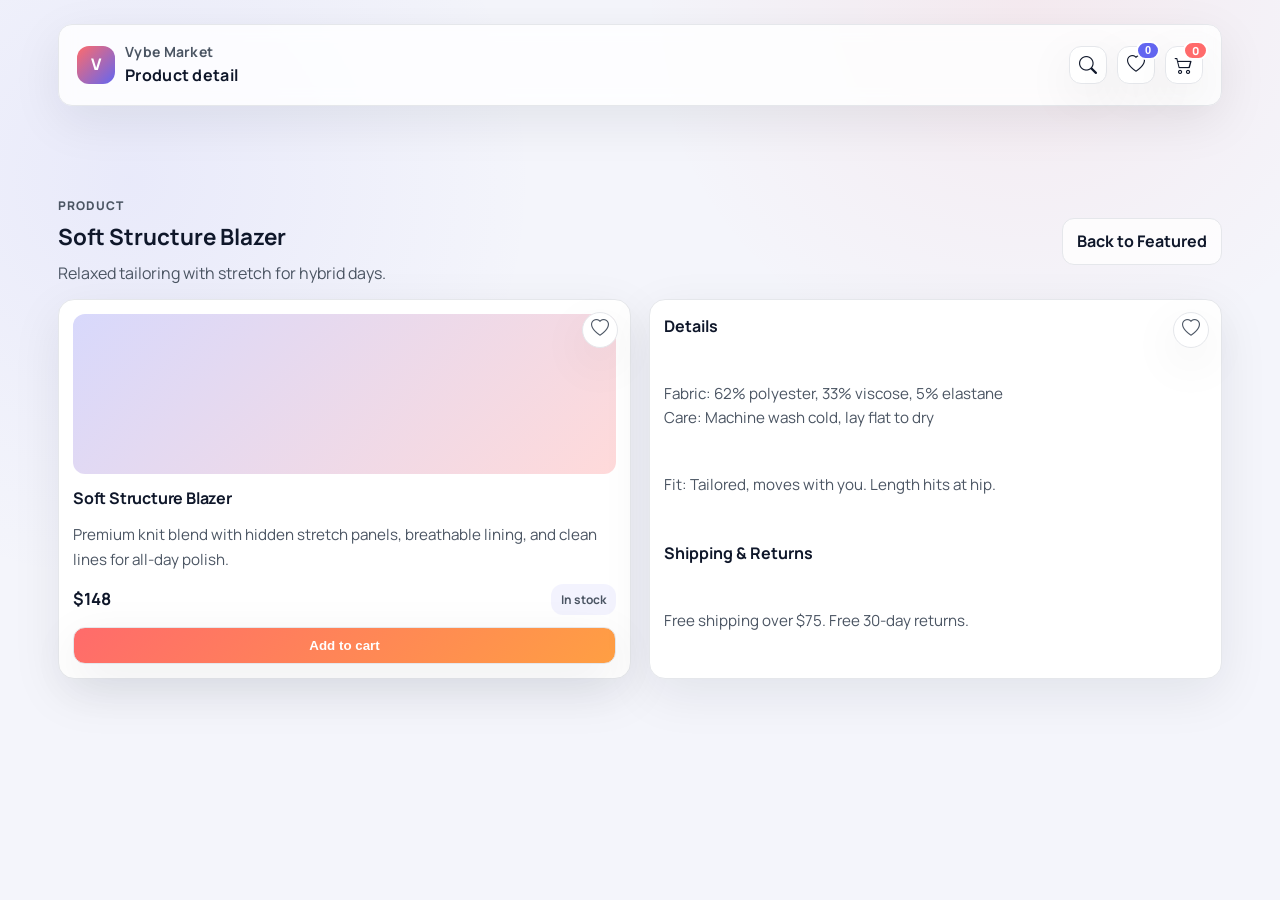
<file: product-blazer.html>
<!DOCTYPE html>
<html lang="en">
<head>
    <meta charset="UTF-8">
    <meta name="viewport" content="width=device-width, initial-scale=1.0">
    <title>Soft Structure Blazer | Vybe Market</title>
    <link rel="preconnect" href="https://fonts.googleapis.com">
    <link rel="preconnect" href="https://fonts.gstatic.com" crossorigin>
    <link href="https://fonts.googleapis.com/css2?family=Manrope:wght@400;500;600;700&family=Playfair+Display:wght@700&display=swap" rel="stylesheet">
    <link rel="stylesheet" href="https://cdn.jsdelivr.net/npm/bootstrap-icons@1.11.3/font/bootstrap-icons.css">
    <link rel="stylesheet" href="style.css">
</head>
<body>
    <div class="page nav-page">
        <header class="topbar">
            <div class="brand">
                <div class="brand-mark">V</div>
                <div>
                    <div class="brand-sub">Vybe Market</div>
                    <div>Product detail</div>
                </div>
            </div>
            <div class="actions">
                <div class="btn-icon search-toggle" title="Search" aria-label="Search">
                    <i class="bi bi-search"></i>
                </div>
                <form class="search-box" id="search-box" role="search">
                    <i class="bi bi-search"></i>
                    <input type="search" id="product-search" placeholder="Search products..." aria-label="Search products">
                    <button class="search-clear" type="button" aria-label="Clear search">&times;</button>
                </form>
                <div class="favorites">
                    <button class="btn-icon favorites-toggle" type="button" title="Favorites" aria-label="Favorites" aria-expanded="false">
                        <i class="bi bi-heart"></i>
                        <span class="favorites-count" aria-live="polite" aria-atomic="true">0</span>
                    </button>
                    <div class="favorites-panel" aria-hidden="true">
                        <div class="favorites-header">
                            <strong>Favorites</strong>
                            <button class="favorites-clear" type="button">Clear</button>
                        </div>
                        <div class="favorites-list">
                            <div class="favorites-empty">No favorites yet.</div>
                        </div>
                    </div>
                </div>
                <div class="btn-icon cart cart-toggle" title="Cart" aria-label="Cart"><i class="bi bi-cart2"></i><span class="cart-count">0</span></div>
            </div>
        </header>
    </div>

    <div class="page">
        <div class="section-head">
            <div>
                <div class="eyebrow">Product</div>
                <h2>Soft Structure Blazer</h2>
                <p class="section-sub">Relaxed tailoring with stretch for hybrid days.</p>
            </div>
            <a class="link-ghost" href="index.html#featured">Back to Featured</a>
        </div>
        <div class="product-grid" style="grid-template-columns: repeat(auto-fit, minmax(280px, 1fr));">
            <div class="card" style="min-height: 100%;">
                <div class="thumb" style="background-image: linear-gradient(135deg, rgba(99,102,241,0.25), rgba(255,107,107,0.25));"></div>
                <h3>Soft Structure Blazer</h3>
                <p>Premium knit blend with hidden stretch panels, breathable lining, and clean lines for all-day polish.</p>
                <div class="meta"><span class="price-tag">$148</span><span class="pill-subtle">In stock</span></div>
                <div class="card-actions">
                    <button class="add-cart-btn" data-product="Soft Structure Blazer" data-price="148">Add to cart</button>
                </div>
            </div>
            <div class="card" style="min-height:100%;">
                <strong>Details</strong>
                <p>Fabric: 62% polyester, 33% viscose, 5% elastane<br>Care: Machine wash cold, lay flat to dry</p>
                <p>Fit: Tailored, moves with you. Length hits at hip.</p>
                <strong>Shipping & Returns</strong>
                <p>Free shipping over $75. Free 30-day returns.</p>
            </div>
        </div>
    </div>

    <script>
        document.querySelectorAll('.add-cart-btn').forEach(function(btn) {
            btn.addEventListener('click', function() { alert('Added to cart'); });
        });
    </script>
    <script src="search.js"></script>
    <script src="favorites.js"></script>
</body>
</html>
</file>
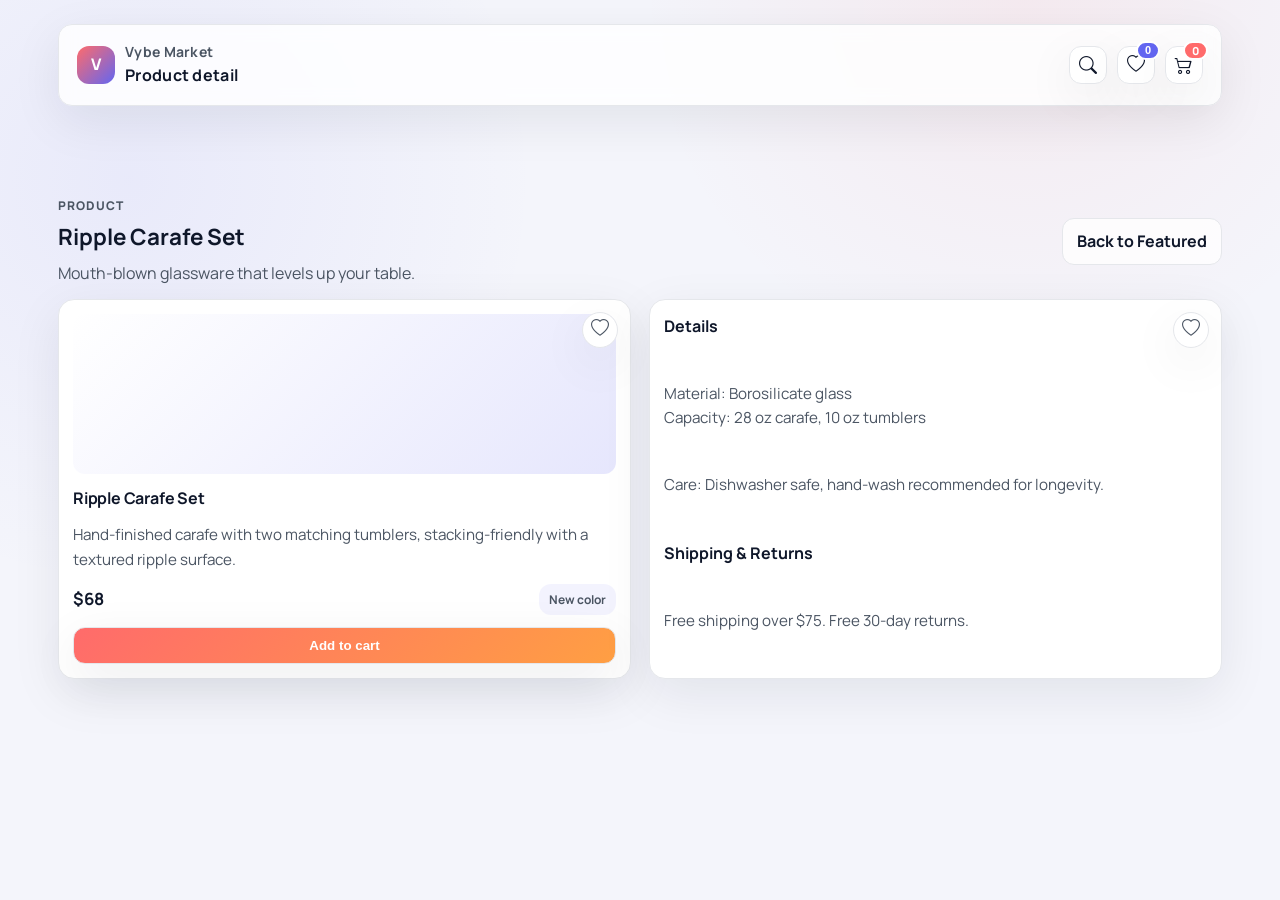
<file: product-carafe.html>
<!DOCTYPE html>
<html lang="en">
<head>
    <meta charset="UTF-8">
    <meta name="viewport" content="width=device-width, initial-scale=1.0">
    <title>Ripple Carafe Set | Vybe Market</title>
    <link rel="preconnect" href="https://fonts.googleapis.com">
    <link rel="preconnect" href="https://fonts.gstatic.com" crossorigin>
    <link href="https://fonts.googleapis.com/css2?family=Manrope:wght@400;500;600;700&family=Playfair+Display:wght@700&display=swap" rel="stylesheet">
    <link rel="stylesheet" href="https://cdn.jsdelivr.net/npm/bootstrap-icons@1.11.3/font/bootstrap-icons.css">
    <link rel="stylesheet" href="style.css">
</head>
<body>
    <div class="page nav-page">
        <header class="topbar">
            <div class="brand">
                <div class="brand-mark">V</div>
                <div>
                    <div class="brand-sub">Vybe Market</div>
                    <div>Product detail</div>
                </div>
            </div>
            <div class="actions">
                <div class="btn-icon search-toggle" title="Search" aria-label="Search">
                    <i class="bi bi-search"></i>
                </div>
                <form class="search-box" id="search-box" role="search">
                    <i class="bi bi-search"></i>
                    <input type="search" id="product-search" placeholder="Search products..." aria-label="Search products">
                    <button class="search-clear" type="button" aria-label="Clear search">&times;</button>
                </form>
                <div class="favorites">
                    <button class="btn-icon favorites-toggle" type="button" title="Favorites" aria-label="Favorites" aria-expanded="false">
                        <i class="bi bi-heart"></i>
                        <span class="favorites-count" aria-live="polite" aria-atomic="true">0</span>
                    </button>
                    <div class="favorites-panel" aria-hidden="true">
                        <div class="favorites-header">
                            <strong>Favorites</strong>
                            <button class="favorites-clear" type="button">Clear</button>
                        </div>
                        <div class="favorites-list">
                            <div class="favorites-empty">No favorites yet.</div>
                        </div>
                    </div>
                </div>
                <div class="btn-icon cart cart-toggle" title="Cart" aria-label="Cart"><i class="bi bi-cart2"></i><span class="cart-count">0</span></div>
            </div>
        </header>
    </div>

    <div class="page">
        <div class="section-head">
            <div>
                <div class="eyebrow">Product</div>
                <h2>Ripple Carafe Set</h2>
                <p class="section-sub">Mouth-blown glassware that levels up your table.</p>
            </div>
            <a class="link-ghost" href="index.html#featured">Back to Featured</a>
        </div>
        <div class="product-grid" style="grid-template-columns: repeat(auto-fit, minmax(280px, 1fr));">
            <div class="card" style="min-height: 100%;">
                <div class="thumb" style="background-image: linear-gradient(135deg, rgba(255,255,255,0.4), rgba(99,102,241,0.16));"></div>
                <h3>Ripple Carafe Set</h3>
                <p>Hand-finished carafe with two matching tumblers, stacking-friendly with a textured ripple surface.</p>
                <div class="meta"><span class="price-tag">$68</span><span class="pill-subtle">New color</span></div>
                <div class="card-actions">
                    <button class="add-cart-btn" data-product="Ripple Carafe Set" data-price="68">Add to cart</button>
                </div>
            </div>
            <div class="card" style="min-height:100%;">
                <strong>Details</strong>
                <p>Material: Borosilicate glass<br>Capacity: 28 oz carafe, 10 oz tumblers</p>
                <p>Care: Dishwasher safe, hand-wash recommended for longevity.</p>
                <strong>Shipping & Returns</strong>
                <p>Free shipping over $75. Free 30-day returns.</p>
            </div>
        </div>
    </div>

    <script>
        document.querySelectorAll('.add-cart-btn').forEach(function(btn) {
            btn.addEventListener('click', function() { alert('Added to cart'); });
        });
    </script>
    <script src="search.js"></script>
    <script src="favorites.js"></script>
</body>
</html>
</file>
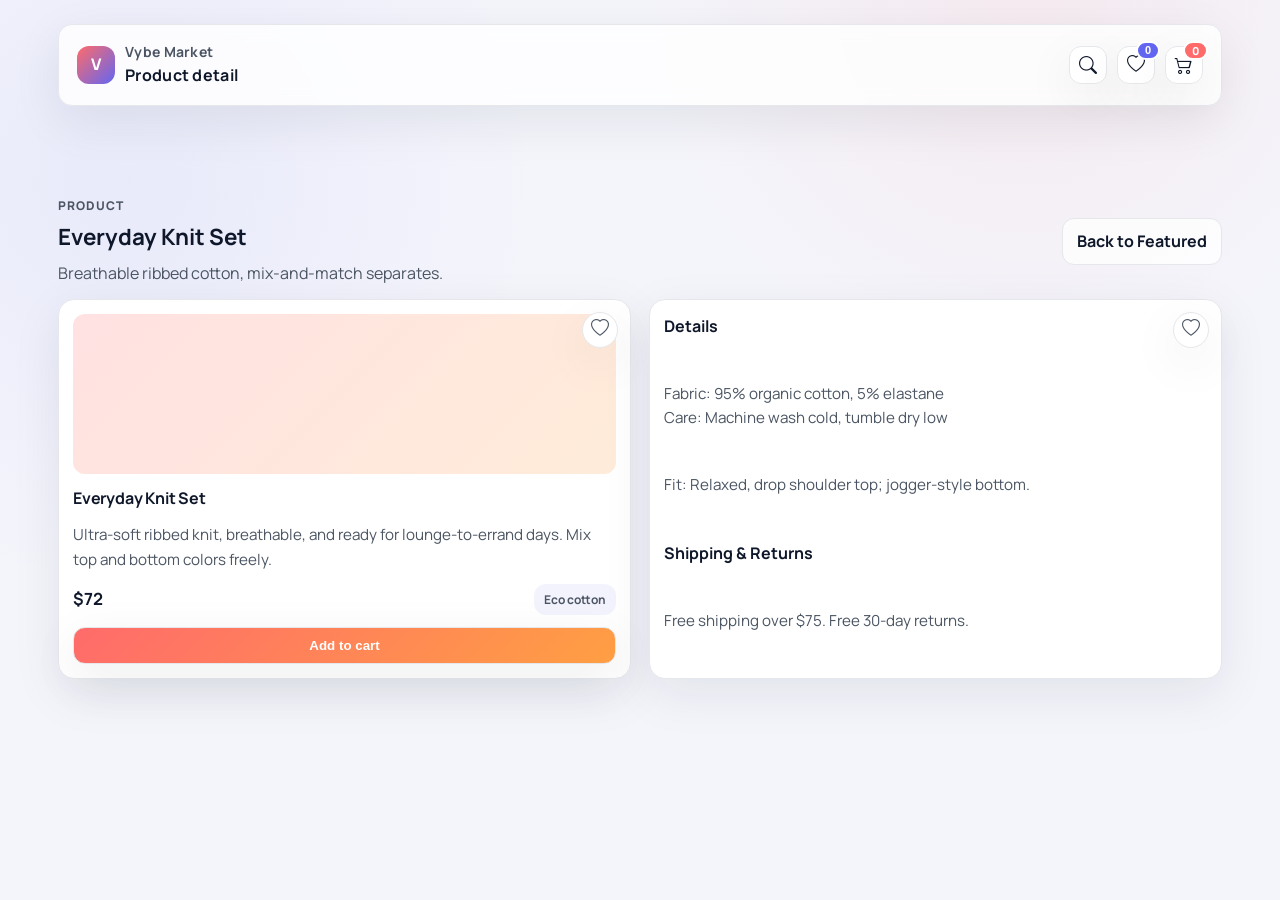
<file: product-knit.html>
<!DOCTYPE html>
<html lang="en">
<head>
    <meta charset="UTF-8">
    <meta name="viewport" content="width=device-width, initial-scale=1.0">
    <title>Everyday Knit Set | Vybe Market</title>
    <link rel="preconnect" href="https://fonts.googleapis.com">
    <link rel="preconnect" href="https://fonts.gstatic.com" crossorigin>
    <link href="https://fonts.googleapis.com/css2?family=Manrope:wght@400;500;600;700&family=Playfair+Display:wght@700&display=swap" rel="stylesheet">
    <link rel="stylesheet" href="https://cdn.jsdelivr.net/npm/bootstrap-icons@1.11.3/font/bootstrap-icons.css">
    <link rel="stylesheet" href="style.css">
</head>
<body>
    <div class="page nav-page">
        <header class="topbar">
            <div class="brand">
                <div class="brand-mark">V</div>
                <div>
                    <div class="brand-sub">Vybe Market</div>
                    <div>Product detail</div>
                </div>
            </div>
            <div class="actions">
                <div class="btn-icon search-toggle" title="Search" aria-label="Search">
                    <i class="bi bi-search"></i>
                </div>
                <form class="search-box" id="search-box" role="search">
                    <i class="bi bi-search"></i>
                    <input type="search" id="product-search" placeholder="Search products..." aria-label="Search products">
                    <button class="search-clear" type="button" aria-label="Clear search">&times;</button>
                </form>
                <div class="favorites">
                    <button class="btn-icon favorites-toggle" type="button" title="Favorites" aria-label="Favorites" aria-expanded="false">
                        <i class="bi bi-heart"></i>
                        <span class="favorites-count" aria-live="polite" aria-atomic="true">0</span>
                    </button>
                    <div class="favorites-panel" aria-hidden="true">
                        <div class="favorites-header">
                            <strong>Favorites</strong>
                            <button class="favorites-clear" type="button">Clear</button>
                        </div>
                        <div class="favorites-list">
                            <div class="favorites-empty">No favorites yet.</div>
                        </div>
                    </div>
                </div>
                <div class="btn-icon cart cart-toggle" title="Cart" aria-label="Cart"><i class="bi bi-cart2"></i><span class="cart-count">0</span></div>
            </div>
        </header>
    </div>

    <div class="page">
        <div class="section-head">
            <div>
                <div class="eyebrow">Product</div>
                <h2>Everyday Knit Set</h2>
                <p class="section-sub">Breathable ribbed cotton, mix-and-match separates.</p>
            </div>
            <a class="link-ghost" href="index.html#featured">Back to Featured</a>
        </div>
        <div class="product-grid" style="grid-template-columns: repeat(auto-fit, minmax(280px, 1fr));">
            <div class="card" style="min-height: 100%;">
                <div class="thumb" style="background-image: linear-gradient(135deg, rgba(255,107,107,0.2), rgba(255,159,67,0.2));"></div>
                <h3>Everyday Knit Set</h3>
                <p>Ultra-soft ribbed knit, breathable, and ready for lounge-to-errand days. Mix top and bottom colors freely.</p>
                <div class="meta"><span class="price-tag">$72</span><span class="pill-subtle">Eco cotton</span></div>
                <div class="card-actions">
                    <button class="add-cart-btn" data-product="Everyday Knit Set" data-price="72">Add to cart</button>
                </div>
            </div>
            <div class="card" style="min-height:100%;">
                <strong>Details</strong>
                <p>Fabric: 95% organic cotton, 5% elastane<br>Care: Machine wash cold, tumble dry low</p>
                <p>Fit: Relaxed, drop shoulder top; jogger-style bottom.</p>
                <strong>Shipping & Returns</strong>
                <p>Free shipping over $75. Free 30-day returns.</p>
            </div>
        </div>
    </div>

    <script>
        document.querySelectorAll('.add-cart-btn').forEach(function(btn) {
            btn.addEventListener('click', function() { alert('Added to cart'); });
        });
    </script>
    <script src="search.js"></script>
    <script src="favorites.js"></script>
</body>
</html>
</file>
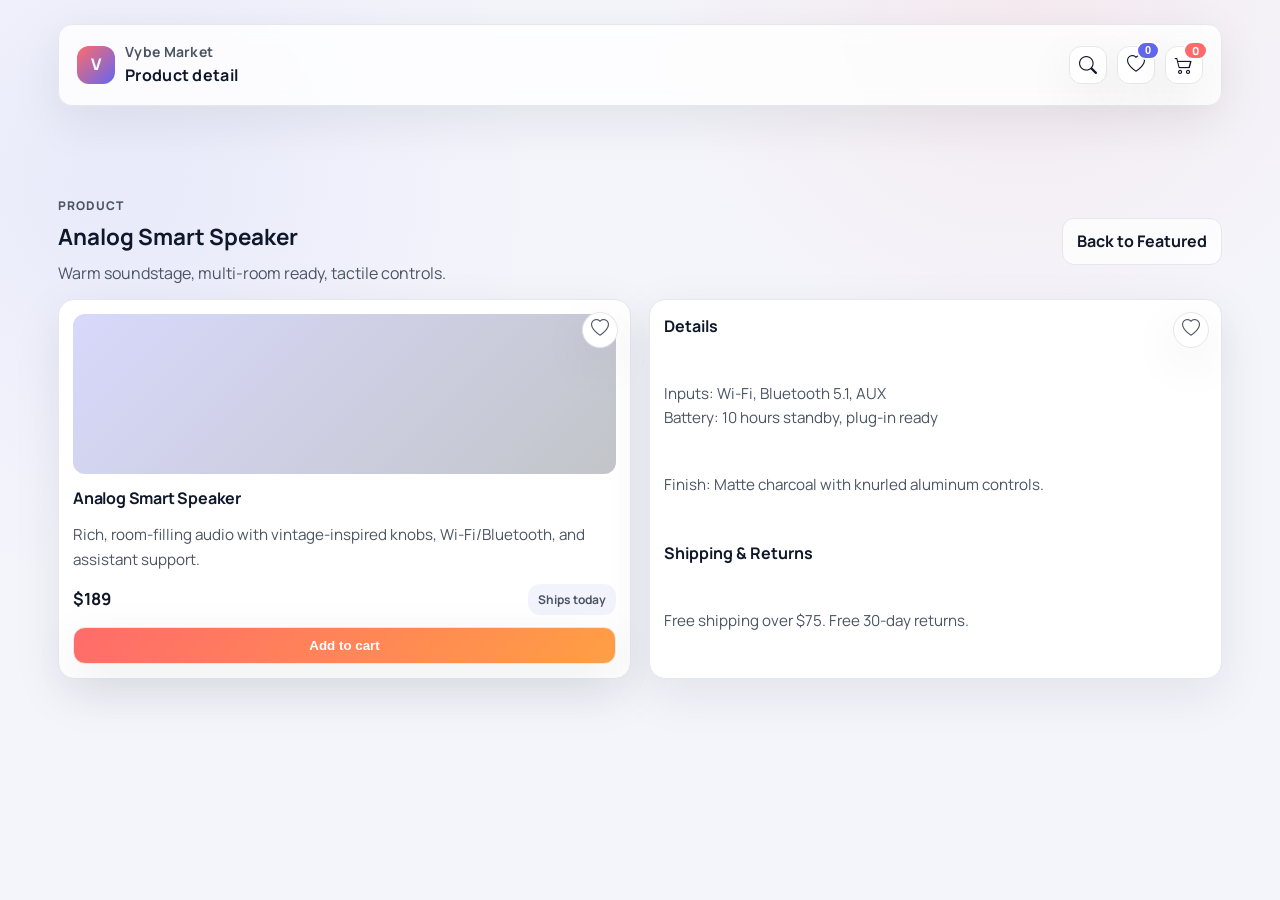
<file: product-speaker.html>
<!DOCTYPE html>
<html lang="en">
<head>
    <meta charset="UTF-8">
    <meta name="viewport" content="width=device-width, initial-scale=1.0">
    <title>Analog Smart Speaker | Vybe Market</title>
    <link rel="preconnect" href="https://fonts.googleapis.com">
    <link rel="preconnect" href="https://fonts.gstatic.com" crossorigin>
    <link href="https://fonts.googleapis.com/css2?family=Manrope:wght@400;500;600;700&family=Playfair+Display:wght@700&display=swap" rel="stylesheet">
    <link rel="stylesheet" href="https://cdn.jsdelivr.net/npm/bootstrap-icons@1.11.3/font/bootstrap-icons.css">
    <link rel="stylesheet" href="style.css">
</head>
<body>
    <div class="page nav-page">
        <header class="topbar">
            <div class="brand">
                <div class="brand-mark">V</div>
                <div>
                    <div class="brand-sub">Vybe Market</div>
                    <div>Product detail</div>
                </div>
            </div>
            <div class="actions">
                <div class="btn-icon search-toggle" title="Search" aria-label="Search">
                    <i class="bi bi-search"></i>
                </div>
                <form class="search-box" id="search-box" role="search">
                    <i class="bi bi-search"></i>
                    <input type="search" id="product-search" placeholder="Search products..." aria-label="Search products">
                    <button class="search-clear" type="button" aria-label="Clear search">&times;</button>
                </form>
                <div class="favorites">
                    <button class="btn-icon favorites-toggle" type="button" title="Favorites" aria-label="Favorites" aria-expanded="false">
                        <i class="bi bi-heart"></i>
                        <span class="favorites-count" aria-live="polite" aria-atomic="true">0</span>
                    </button>
                    <div class="favorites-panel" aria-hidden="true">
                        <div class="favorites-header">
                            <strong>Favorites</strong>
                            <button class="favorites-clear" type="button">Clear</button>
                        </div>
                        <div class="favorites-list">
                            <div class="favorites-empty">No favorites yet.</div>
                        </div>
                    </div>
                </div>
                <div class="btn-icon cart cart-toggle" title="Cart" aria-label="Cart"><i class="bi bi-cart2"></i><span class="cart-count">0</span></div>
            </div>
        </header>
    </div>

    <div class="page">
        <div class="section-head">
            <div>
                <div class="eyebrow">Product</div>
                <h2>Analog Smart Speaker</h2>
                <p class="section-sub">Warm soundstage, multi-room ready, tactile controls.</p>
            </div>
            <a class="link-ghost" href="index.html#featured">Back to Featured</a>
        </div>
        <div class="product-grid" style="grid-template-columns: repeat(auto-fit, minmax(280px, 1fr));">
            <div class="card" style="min-height: 100%;">
                <div class="thumb" style="background-image: linear-gradient(135deg, rgba(99,102,241,0.25), rgba(15,23,42,0.25));"></div>
                <h3>Analog Smart Speaker</h3>
                <p>Rich, room-filling audio with vintage-inspired knobs, Wi-Fi/Bluetooth, and assistant support.</p>
                <div class="meta"><span class="price-tag">$189</span><span class="pill-subtle">Ships today</span></div>
                <div class="card-actions">
                    <button class="add-cart-btn" data-product="Analog Smart Speaker" data-price="189">Add to cart</button>
                </div>
            </div>
            <div class="card" style="min-height:100%;">
                <strong>Details</strong>
                <p>Inputs: Wi-Fi, Bluetooth 5.1, AUX<br>Battery: 10 hours standby, plug-in ready</p>
                <p>Finish: Matte charcoal with knurled aluminum controls.</p>
                <strong>Shipping & Returns</strong>
                <p>Free shipping over $75. Free 30-day returns.</p>
            </div>
        </div>
    </div>

    <script>
        document.querySelectorAll('.add-cart-btn').forEach(function(btn) {
            btn.addEventListener('click', function() { alert('Added to cart'); });
        });
    </script>
    <script src="search.js"></script>
    <script src="favorites.js"></script>
</body>
</html>
</file>
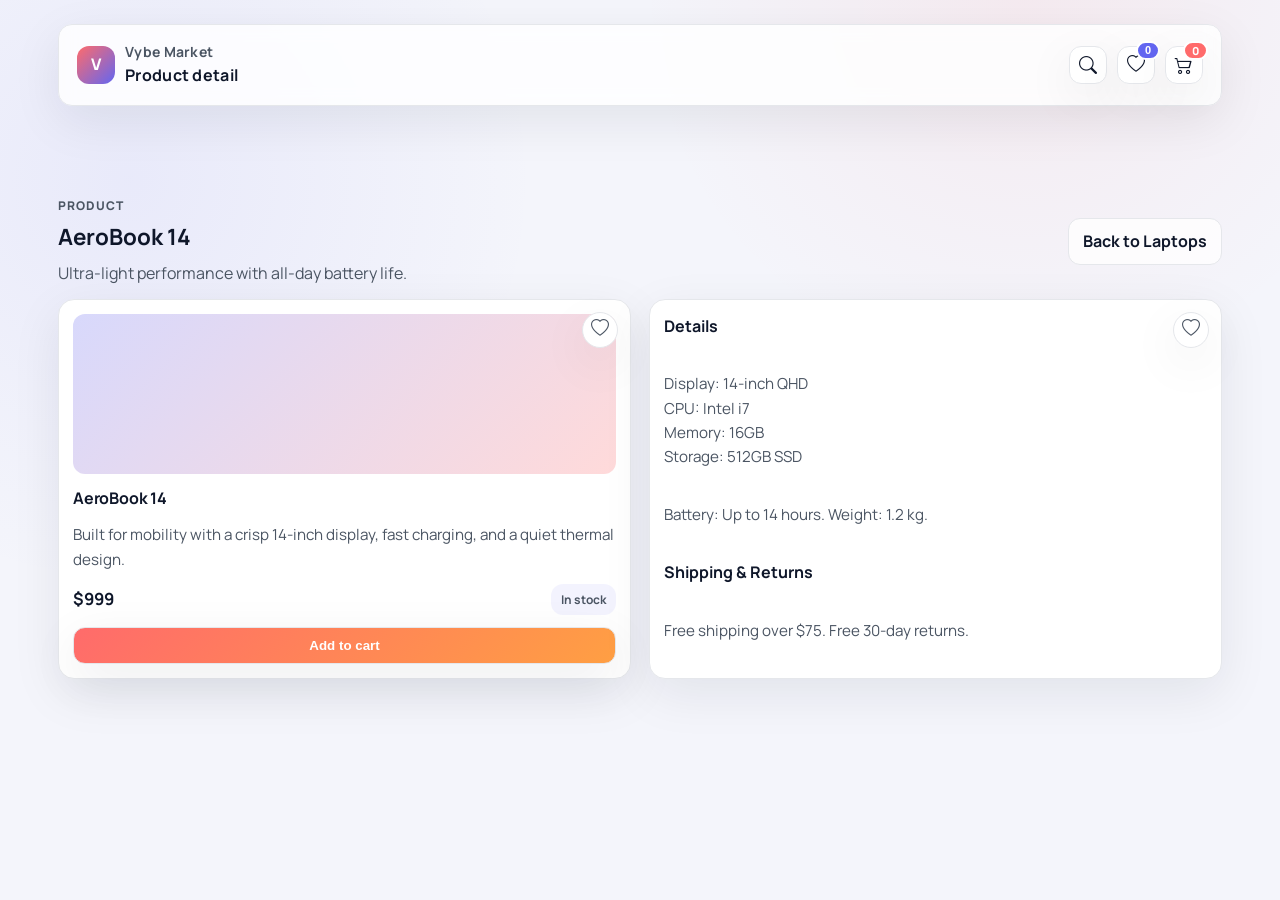
<file: product.html>
<!DOCTYPE html>
<html lang="en">
<head>
    <meta charset="UTF-8">
    <meta name="viewport" content="width=device-width, initial-scale=1.0">
    <title>Product Details | Vybe Market</title>
    <link rel="preconnect" href="https://fonts.googleapis.com">
    <link rel="preconnect" href="https://fonts.gstatic.com" crossorigin>
    <link href="https://fonts.googleapis.com/css2?family=Manrope:wght@400;500;600;700&family=Playfair+Display:wght@700&display=swap" rel="stylesheet">
    <link rel="stylesheet" href="https://cdn.jsdelivr.net/npm/bootstrap-icons@1.11.3/font/bootstrap-icons.css">
    <link rel="stylesheet" href="style.css">
</head>
<body>
    <div class="page nav-page">
        <header class="topbar">
            <div class="brand">
                <div class="brand-mark">V</div>
                <div>
                    <div class="brand-sub">Vybe Market</div>
                    <div>Product detail</div>
                </div>
            </div>
            <div class="actions">
                <div class="btn-icon search-toggle" title="Search" aria-label="Search">
                    <i class="bi bi-search"></i>
                </div>
                <form class="search-box" id="search-box" role="search">
                    <i class="bi bi-search"></i>
                    <input type="search" id="product-search" placeholder="Search products..." aria-label="Search products">
                    <button class="search-clear" type="button" aria-label="Clear search">&times;</button>
                </form>
                <div class="favorites">
                    <button class="btn-icon favorites-toggle" type="button" title="Favorites" aria-label="Favorites" aria-expanded="false">
                        <i class="bi bi-heart"></i>
                        <span class="favorites-count" aria-live="polite" aria-atomic="true">0</span>
                    </button>
                    <div class="favorites-panel" aria-hidden="true">
                        <div class="favorites-header">
                            <strong>Favorites</strong>
                            <button class="favorites-clear" type="button">Clear</button>
                        </div>
                        <div class="favorites-list">
                            <div class="favorites-empty">No favorites yet.</div>
                        </div>
                    </div>
                </div>
                <div class="btn-icon cart" title="Cart" aria-label="Cart">
                    <i class="bi bi-cart2"></i>
                    <span class="cart-count" aria-live="polite" aria-atomic="true">0</span>
                </div>
            </div>
        </header>
    </div>

    <div class="page">
        <div class="section-head">
            <div>
                <div class="eyebrow">Product</div>
                <h2>AeroBook 14</h2>
                <p class="section-sub">Ultra-light performance with all-day battery life.</p>
            </div>
            <a class="link-ghost" href="index.html#laptops">Back to Laptops</a>
        </div>
        <div class="product-grid" style="grid-template-columns: repeat(auto-fit, minmax(280px, 1fr));">
            <div class="card" style="min-height: 100%;">
                <div class="thumb" style="background-image: linear-gradient(135deg, rgba(99,102,241,0.25), rgba(255,107,107,0.25));"></div>
                <h3>AeroBook 14</h3>
                <p>Built for mobility with a crisp 14-inch display, fast charging, and a quiet thermal design.</p>
                <div class="meta"><span class="price-tag">$999</span><span class="pill-subtle">In stock</span></div>
                <div class="card-actions">
                    <button class="add-cart-btn" data-product="AeroBook 14" data-price="999">Add to cart</button>
                </div>
            </div>
            <div class="card" style="min-height:100%;">
                <strong>Details</strong>
                <p>Display: 14-inch QHD<br>CPU: Intel i7<br>Memory: 16GB<br>Storage: 512GB SSD</p>
                <p>Battery: Up to 14 hours. Weight: 1.2 kg.</p>
                <strong>Shipping & Returns</strong>
                <p>Free shipping over $75. Free 30-day returns.</p>
            </div>
        </div>
    </div>

    <script>
        (function() {
            var cartCountEl = document.querySelector('.cart-count');
            var CART_KEY = 'vybe_cart';
            var cart = [];

            function loadCart() {
                try {
                    var raw = localStorage.getItem(CART_KEY);
                    if (!raw) return;
                    var data = JSON.parse(raw);
                    if (Array.isArray(data)) {
                        cart = data.filter(function(item) { return item && item.product; });
                    }
                } catch (e) {}
            }

            function saveCart() {
                try { localStorage.setItem(CART_KEY, JSON.stringify(cart)); } catch (e) {}
            }

            function renderCount() {
                if (!cartCountEl) return;
                var count = cart.reduce(function(total, item) { return total + (Number(item.qty) || 1); }, 0);
                cartCountEl.textContent = count;
            }

            function addToCart(product, price) {
                var existing = cart.find(function(item) { return item.product === product; });
                if (existing) { existing.qty = (existing.qty || 1) + 1; }
                else { cart.push({ product: product, price: price, qty: 1 }); }
                saveCart();
                renderCount();
            }

            document.querySelectorAll('.add-cart-btn').forEach(function(btn) {
                btn.addEventListener('click', function() {
                    var product = btn.dataset.product || 'Item';
                    var price = parseFloat(btn.dataset.price || '0');
                    addToCart(product, price);
                });
            });

            loadCart();
            renderCount();
        })();
    </script>
    <script src="search.js"></script>
    <script src="favorites.js"></script>
</body>
</html>
</file>
<file: style.css>
:root {
    --bg: #f4f5fb;
    --card: #ffffff;
    --ink: #0f172a;
    --muted: #4b5563;
    --accent: #ff6b6b;
    --accent-2: #6366f1;
    --line: #e5e7eb;
    --success: #10b981;
    --warning: #f59e0b;
    --shadow: 0 15px 50px rgba(15, 23, 42, 0.08);
}

* { box-sizing: border-box; }

body {
    margin: 0;
    font-family: 'Manrope', system-ui, -apple-system, BlinkMacSystemFont, 'Segoe UI', sans-serif;
    background: radial-gradient(circle at 10% 20%, rgba(99, 102, 241, 0.08), transparent 30%),
                radial-gradient(circle at 80% 0%, rgba(255, 107, 107, 0.08), transparent 28%),
                var(--bg);
    color: var(--ink);
    line-height: 1.6;
    min-height: 100vh;
    overflow-x: hidden;
}

.promo-bar {
    width: 100%;
    text-align: center;
    padding: 10px 16px;
    font-weight: 800;
    letter-spacing: 0.3px;
    color: #fff;
    background: linear-gradient(135deg, var(--accent), #ff9f43);
}

.page {
    max-width: 1200px;
    margin: 0 auto;
    padding: 24px 18px 40px;
}
.topbar {
    display: flex;
    align-items: center;
    justify-content: space-between;
    gap: 18px;
    padding: 16px 18px;
    background: rgba(255, 255, 255, 0.82);
    backdrop-filter: blur(8px);
    border: 1px solid var(--line);
    border-radius: 14px;
    box-shadow: var(--shadow);
    position: sticky;
    top: 12px;
    z-index: 20;
}

.brand { display: flex; align-items: center; gap: 10px; font-weight: 700; letter-spacing: 0.3px; }
.brand-sub { font-size: 14px; color: var(--muted); }
.brand-mark { width: 38px; height: 38px; border-radius: 12px; background: linear-gradient(135deg, var(--accent), var(--accent-2)); display: grid; place-items: center; color: #fff; font-weight: 800; }

.nav-links { display: flex; gap: 14px; align-items: center; flex-wrap: wrap; }
.nav-links a { text-decoration: none; color: var(--muted); font-weight: 700; padding: 10px 14px; border-radius: 12px; transition: color 0.2s ease, background 0.2s ease, box-shadow 0.2s ease; }
.nav-links a:hover { color: var(--ink); background: rgba(99, 102, 241, 0.08); box-shadow: 0 10px 22px rgba(99,102,241,0.12); }
.nav-links a.active { color: var(--ink); background: rgba(15, 23, 42, 0.06); }

.actions { display: flex; align-items: center; gap: 10px; }
.btn-icon { width: 38px; height: 38px; border-radius: 12px; border: 1px solid var(--line); background: var(--card); display: grid; place-items: center; cursor: pointer; transition: transform 0.15s ease; box-shadow: var(--shadow); font-weight: 800; }
.btn-icon i { font-size: 18px; color: var(--ink); }
.btn-icon:hover { transform: translateY(-2px); }
.nav-toggle { display: none; }
.search-box { display: none; align-items: center; gap: 8px; background: #fff; border: 1px solid var(--line); border-radius: 12px; padding: 8px 10px; box-shadow: var(--shadow); }
.search-box input { border: none; outline: none; width: 180px; font-size: 14px; }
.search-box.open { display: flex; }
.search-clear { border: none; background: none; cursor: pointer; font-weight: 800; color: var(--muted); }
.search-toggle { display: grid; }
.nav-cta { text-decoration: none; padding: 10px 14px; border-radius: 12px; font-weight: 800; color: #fff; background: linear-gradient(135deg, var(--accent-2), #7c3aed); box-shadow: 0 14px 28px rgba(99,102,241,0.26); border: 1px solid rgba(255,255,255,0.24); display: inline-flex; align-items: center; gap: 8px; border: none; cursor: pointer; }
.nav-cta i { font-size: 16px; }
.nav-cta:hover { transform: translateY(-2px); box-shadow: 0 18px 34px rgba(99,102,241,0.3); }
.cart-count { position: absolute; top: -6px; right: -6px; background: var(--accent); color: #fff; border-radius: 999px; padding: 2px 7px; font-size: 11px; font-weight: 800; border: 2px solid #fff; line-height: 1; }
.btn-icon.cart { position: relative; }
.favorites-count { position: absolute; top: -6px; right: -6px; background: var(--accent-2); color: #fff; border-radius: 999px; padding: 2px 7px; font-size: 11px; font-weight: 800; border: 2px solid #fff; line-height: 1; }
.btn-icon { position: relative; }
.favorites { position: relative; }
.favorites-panel {
    position: absolute;
    top: 46px;
    right: 0;
    width: min(320px, 84vw);
    background: #fff;
    border: 1px solid var(--line);
    border-radius: 14px;
    box-shadow: var(--shadow);
    padding: 12px;
    display: none;
    z-index: 30;
}
.favorites-panel.open { display: block; }
.favorites-header { display: flex; align-items: center; justify-content: space-between; margin-bottom: 8px; }
.favorites-header strong { font-size: 0.95rem; }
.favorites-clear {
    border: none;
    background: none;
    color: var(--muted);
    font-weight: 700;
    cursor: pointer;
}
.favorites-list { display: grid; gap: 8px; max-height: 240px; overflow-y: auto; }
.favorites-empty { color: var(--muted); font-weight: 600; }
.favorites-item {
    display: flex;
    justify-content: space-between;
    align-items: center;
    gap: 10px;
    padding: 8px 10px;
    border: 1px solid var(--line);
    border-radius: 10px;
    background: #f8fafc;
}
.favorites-item strong { font-size: 0.9rem; }
.favorites-remove {
    border: none;
    background: none;
    color: var(--muted);
    cursor: pointer;
    font-weight: 700;
}

.search-wrap, .search-drop, .search-inner, .search-clear, .search-hint { display: none; }
.hidden { display: none !important; }

.pill-subtle { padding: 6px 10px; border-radius: 12px; background: rgba(99, 102, 241, 0.08); color: var(--muted); font-weight: 700; font-size: 12px; display: inline-flex; align-items: center; gap: 6px; }
.pill { padding: 9px 14px; border-radius: 999px; border: 1px solid var(--line); background: var(--card); font-weight: 600; color: var(--muted); box-shadow: var(--shadow); }
.link-ghost { text-decoration: none; font-weight: 700; color: var(--ink); padding: 10px 14px; border-radius: 12px; border: 1px solid var(--line); background: rgba(255,255,255,0.8); }
.link-ghost:hover { background: #fff; box-shadow: var(--shadow); }

.btn { padding: 12px 18px; border-radius: 12px; font-weight: 700; border: none; cursor: pointer; transition: transform 0.15s ease, box-shadow 0.2s ease; box-shadow: var(--shadow); }
.btn.primary { background: #2563EB; color: #fff; box-shadow: 0 18px 38px rgba(37, 99, 235, 0.35); }
.btn.secondary { background: rgba(255, 255, 255, 0.18); color: #fff; border: 1px solid rgba(255, 255, 255, 0.35); }
.btn:hover { transform: translateY(-2px); }

.hero-fullbleed {
    position: relative;
    width: 100%;
    left: 0;
    right: 0;
    margin-left: 0;
    margin-right: 0;
    padding: 0;
}
.hero-fullbleed .page {
    max-width: 100%;
    padding: 0;
}

.hero-banner {
    position: relative;
    height: calc(100vh + 92px);
    min-height: 620px;
    width: 100%;
    overflow: hidden;
    color: #e5e7eb;
    display: flex;
    align-items: center;
    justify-content: center;
    isolation: isolate;
    margin-top: -92px;
    padding-top: 120px;
    border-radius: 0;
}

.hero-banner::after {
    content: "";
    position: absolute;
    inset: 0;
    background: linear-gradient(115deg, rgba(15,23,42,0.35), rgba(255,107,107,0.34), rgba(99,102,241,0.38), rgba(15,23,42,0.6));
    z-index: 1;
}
.hero-banner::before {
    content: "";
    position: absolute;
    inset: -10%;
    background: radial-gradient(circle at 20% 20%, rgba(255,255,255,0.16), transparent 32%),
                radial-gradient(circle at 80% 10%, rgba(255,159,67,0.16), transparent 30%);
    filter: blur(4px);
    z-index: 0;
}

.hero-pill { background: rgba(16, 185, 129, 0.2); color:#a7f3d0; border: 1px solid rgba(167,243,208,0.4); }
.hero-copy h1 { font-family: 'Playfair Display', 'Manrope', serif; font-size: clamp(2.6rem, 4vw, 3.4rem); color: #fff; letter-spacing: 0.2px; margin: 6px 0 12px; line-height: 1.1; }
.hero-copy p { color: #e5e7eb; margin: 0 0 16px; max-width: 520px; font-size: 1.05rem; }
.hero-copy {
    position: relative;
    z-index: 2;
    max-width: 640px;
    margin: 0 auto;
    padding: 26px;
    text-align: center;
}
.hero-actions { display: flex; gap: 12px; flex-wrap: wrap; margin-top: 10px; justify-content: center; }
.hero-points { display: flex; flex-wrap: wrap; gap: 10px; margin-top: 14px; justify-content: center; }

.hero-slider { position: absolute; inset: 0; border: none; overflow: hidden; min-height: 100%; display: grid; }
.slides { position: relative; height: 100%; }
.slide { position: absolute; inset: 0; background-size: cover; background-position: center; border-radius: 0; opacity: 0; transform: scale(1.02); transition: opacity 0.6s ease, transform 0.6s ease; }
.slide.active { opacity: 1; transform: scale(1); }
.slide::after { content: ""; position: absolute; inset: 0; background: linear-gradient(180deg, rgba(0,0,0,0.05), rgba(0,0,0,0.4)); }
.slide-content { position: absolute; bottom: 16px; left: 16px; right: 16px; color: #f8fafc; display: flex; justify-content: space-between; align-items: center; gap: 12px; }
.slide-content h3 { margin: 0; font-size: 1.2rem; }
.slide-content span { font-weight: 700; }
.slide-tag { padding: 6px 10px; border-radius: 999px; background: rgba(255,255,255,0.14); border: 1px solid rgba(255,255,255,0.3); color: #fff; font-weight: 700; }
.slider-nav { position: absolute; bottom: 18px; right: 18px; display: flex; align-items: center; gap: 10px; z-index: 2; }
.nav-btn { width: 36px; height: 36px; border-radius: 10px; border: 1px solid rgba(255,255,255,0.3); background: rgba(255,255,255,0.12); color: #fff; cursor: pointer; font-weight: 800; }
.nav-dots { display: flex; gap: 6px; }
.dot { width: 10px; height: 10px; border-radius: 50%; border: 1px solid rgba(255,255,255,0.6); background: rgba(255,255,255,0.18); cursor: pointer; }
.dot.active { background: #fff; }

.featured-categories { margin-top: 10px; }
.section-head { display: flex; align-items: center; justify-content: space-between; gap: 12px; margin: 26px 0 12px; }
.section-head h2 { margin: 4px 0; font-size: 1.4rem; }
.section-head span { color: var(--muted); font-weight: 600; }
.eyebrow { text-transform: uppercase; letter-spacing: 1px; font-size: 12px; color: var(--muted); font-weight: 800; }
.section-sub { margin: 6px 0 0; color: var(--muted); max-width: 520px; }
.section-head.centered { flex-direction: column; align-items: center; text-align: center; }
.featured-section { margin-top: 20px; padding: 10px 0 20px; }
.section-actions { display: flex; justify-content: center; margin-top: 12px; }
.testimonials { margin-top: 20px; padding: 10px 0 20px; }
.testimonial-controls { display: flex; justify-content: flex-end; gap: 10px; margin-bottom: 12px; }
.testimonial-viewport { overflow-x: hidden; scroll-behavior: smooth; position: relative; }
.testimonial-track { display: flex; gap: 16px; transition: transform 0.3s ease; }
.testimonial-controls.bottom { justify-content: center; margin-top: 12px; }
.testimonial-controls .nav-btn { width: 36px; height: 36px; background: #ffffff; border: 1px solid rgb(97, 97, 96,0.3); }
.testimonial-controls .nav-btn i { font-size: 20px; color: #000000;background-color: no; }
.testimonial-card {
    flex: 0 0 calc((100% - 32px) / 3);
    background: var(--card);
    border-radius: 16px;
    padding: 16px;
    border: 1px solid var(--line);
    box-shadow: var(--shadow);
    display: grid;
    gap: 12px;
}
.testimonial-card h3 { margin: 0; font-size: 1rem; }
.testimonial-card p { margin: 0; color: var(--muted); }
.testimonial-top { display: flex; align-items: center; gap: 10px; }
.testimonial-top span { color: var(--muted); font-weight: 600; font-size: 12px; display: block; }
.testimonial-avatar {
    width: 40px;
    height: 40px;
    border-radius: 50%;
    display: grid;
    place-items: center;
    font-weight: 800;
    color: #fff;
    background: linear-gradient(135deg, var(--accent-2), #7c3aed);
}
.testimonial-stars { display: flex; gap: 4px; color: #f59e0b; }

.trust { margin-top: 20px; margin-bottom: 24px; padding: 10px 0 20px; }
.trust-grid { display: grid; grid-template-columns: repeat(auto-fit, minmax(220px, 1fr)); gap: 16px; }
.trust-card { background: var(--card); border-radius: 16px; padding: 16px; border: 1px solid var(--line); box-shadow: var(--shadow); display: grid; gap: 10px; text-align: center; }
.trust-card h3 { margin: 0; }
.trust-card p { margin: 0; color: var(--muted); }
.trust-icon { width: 52px; height: 52px; border-radius: 16px; display: grid; place-items: center; margin: 0 auto; background: rgba(99,102,241,0.12); color: var(--accent-2); font-size: 22px; }
.show-all {
    background: var(--accent);
    color: #000000;
    border: none;
}
.btn.show-all { color: #000000; }
.btn.secondary.show-all { color: #000000; }
.show-all:hover { box-shadow: 0 18px 34px rgba(255,107,107,0.3); }

.category-grid { display: grid; grid-template-columns: repeat(auto-fit, minmax(220px, 1fr)); gap: 16px; }
.category-card { position: relative; display: block; border-radius: 16px; overflow: hidden; min-height: 180px; background: #0f172a; color: #fff; box-shadow: var(--shadow); border: 1px solid var(--line); text-decoration: none; transition: transform 0.2s ease, box-shadow 0.2s ease; }
.category-card:hover { transform: translateY(-4px); box-shadow: 0 18px 38px rgba(15,23,42,0.16); }
.category-card .image { position: absolute; inset: 0; background-size: cover; background-position: center; filter: brightness(0.88); }
.category-card::after { content: ""; position: absolute; inset: 0; background: linear-gradient(180deg, rgba(0,0,0,0.1), rgba(0,0,0,0.55)); }
.category-content { position: relative; z-index: 2; padding: 16px; display: flex; flex-direction: column; justify-content: space-between; height: 100%; }
.category-content h3 { margin: 0 0 4px; }
.category-content p { margin: 0; color: #e5e7eb; }
.category-chip { align-self: flex-start; padding: 6px 10px; border-radius: 12px; background: rgba(255,255,255,0.16); border: 1px solid rgba(255,255,255,0.3); font-weight: 700; font-size: 12px; }

.product-grid { display: grid; grid-template-columns: repeat(auto-fit, minmax(230px, 1fr)); gap: 18px; margin-top: 10px; }
.card { background: var(--card); border-radius: 16px; padding: 14px; border: 1px solid var(--line); box-shadow: var(--shadow); display: grid; gap: 12px; transition: transform 0.2s ease, box-shadow 0.2s ease; }
.card { position: relative; }
.card:hover { transform: translateY(-6px) scale(1.01); box-shadow: 0 18px 38px rgba(15,23,42,0.12); }
.card .thumb { height: 160px; border-radius: 12px; background: linear-gradient(135deg, rgba(99, 102, 241, 0.18), rgba(255, 107, 107, 0.18)); position: relative; overflow: hidden; transition: transform 0.25s ease; }
.card:hover .thumb { transform: scale(1.04); }
.thumb .badge { position: absolute; top: 12px; left: 12px; padding: 6px 10px; border-radius: 999px; background: rgba(255, 255, 255, 0.95); color: var(--ink); font-weight: 700; font-size: 12px; }
.card h3 { margin: 0; font-size: 1rem; letter-spacing: -0.2px; }
.card p { margin: 0; color: var(--muted); font-size: 0.95rem; }
.meta { display: flex; justify-content: space-between; align-items: center; font-weight: 700; }
.price-tag { color: var(--ink); font-size: 1.05rem; }
.card .card-actions { display: flex; justify-content: flex-start; }
.card .add-cart-btn { padding: 10px 14px; border-radius: 12px; border: 1px solid var(--line); background: linear-gradient(135deg, var(--accent), #ff9f43); color: #fff; font-weight: 800; cursor: pointer; box-shadow: var(--shadow); transition: transform 0.15s ease, box-shadow 0.2s ease; width: 100%; text-align: center; }
.card .add-cart-btn:hover { transform: translateY(-2px); box-shadow: 0 18px 32px rgba(255,107,107,0.24); }
.favorite-btn {
    position: absolute;
    top: 12px;
    right: 12px;
    width: 36px;
    height: 36px;
    border-radius: 999px;
    border: 1px solid var(--line);
    background: #fff;
    display: grid;
    place-items: center;
    cursor: pointer;
    box-shadow: var(--shadow);
    z-index: 2;
}
.favorite-btn i { color: var(--muted); font-size: 18px; }
.favorite-btn.active { border-color: rgba(255, 107, 107, 0.5); }
.favorite-btn.active i { color: var(--accent); }
.card-details-link {
    display: inline-flex;
    align-items: center;
    gap: 6px;
    margin-top: 4px;
    text-decoration: none;
    color: var(--accent-2);
    font-weight: 700;
    font-family: 'Manrope', system-ui, -apple-system, 'Segoe UI', sans-serif;
    font-style: normal;
    letter-spacing: 0.4px;
    text-transform: uppercase;
}
.card-details-link:hover { text-decoration: underline; }
.search-no-results { margin-top: 10px; padding: 12px; border-radius: 12px; background: #f8fafc; border: 1px solid var(--line); color: var(--muted); font-weight: 700; display: none; }

.features { display: grid; grid-template-columns: repeat(auto-fit, minmax(200px, 1fr)); gap: 14px; margin: 26px 0; }
.feature { padding: 14px 16px; border-radius: 14px; background: var(--card); border: 1px solid var(--line); box-shadow: var(--shadow); }
.feature strong { display: block; margin-bottom: 6px; }

.cta {
    padding: 28px 26px;
    border-radius: 20px;
    background:
        radial-gradient(circle at top right, rgba(99,102,241,0.25), transparent 45%),
        radial-gradient(circle at 20% 20%, rgba(255,159,67,0.2), transparent 45%),
        #0f172a;
    color: #e5e7eb;
    display: grid;
    gap: 12px;
    box-shadow: 0 24px 48px rgba(15, 23, 42, 0.25);
    border: 1px solid rgba(148,163,184,0.18);
}
.cta form { display: flex; gap: 10px; flex-wrap: wrap; }
.cta input {
    flex: 1;
    min-width: 220px;
    padding: 12px 14px;
    border-radius: 12px;
    border: 1px solid rgba(148,163,184,0.35);
    background: rgba(15, 23, 42, 0.6);
    color: #fff;
}
.cta input::placeholder { color: #cbd5e1; }
.cta button {
    background: linear-gradient(135deg, var(--accent), #ff9f43);
    color: #fff;
    border: none;
    border-radius: 12px;
    padding: 12px 16px;
    font-weight: 800;
    cursor: pointer;
    box-shadow: 0 16px 34px rgba(255, 159, 67, 0.28);
}
.pill-ghost { background: rgba(15,23,42,0.7); color:#fff; border: 1px solid rgba(148,163,184,0.3); }
.cta-title { margin: 8px 0; color:#fff; }
.cta-sub { margin: 0; color:#cbd5e1; }

/* Cart drawer */
.cart-drawer {
    position: fixed;
    inset: 0;
    display: none;
    align-items: stretch;
    justify-content: flex-end;
    z-index: 50;
}
.cart-drawer.open { display: flex; }
.cart-overlay {
    flex: 1;
    background: rgba(15, 23, 42, 0.4);
    backdrop-filter: blur(3px);
}
.cart-panel {
    width: min(420px, 90vw);
    background: #fff;
    box-shadow: -12px 0 40px rgba(15,23,42,0.18);
    display: grid;
    grid-template-rows: auto 1fr auto;
    border-left: 1px solid var(--line);
}
.cart-header {
    padding: 16px 18px;
    border-bottom: 1px solid var(--line);
    display: flex;
    align-items: center;
    justify-content: space-between;
}
.cart-items {
    padding: 14px 18px;
    overflow-y: auto;
    display: grid;
    gap: 12px;
    max-height: 320px;
}
.cart-item {
    display: flex;
    justify-content: space-between;
    align-items: center;
    padding: 10px 12px;
    border: 1px solid var(--line);
    border-radius: 12px;
    background: #f8fafc;
    gap: 10px;
}
.cart-item strong { font-size: 0.95rem; }
.cart-item span { color: var(--muted); font-weight: 700; }
.cart-remove {
    border: none;
    background: none;
    color: var(--muted);
    cursor: pointer;
    font-weight: 800;
    padding: 6px 8px;
    border-radius: 10px;
    transition: background 0.2s ease, color 0.2s ease;
}
.cart-remove:hover { background: rgba(15,23,42,0.06); color: var(--ink); }
.cart-footer {
    padding: 16px 18px;
    border-top: 1px solid var(--line);
    display: grid;
    gap: 10px;
}
.cart-total { display: flex; justify-content: space-between; font-weight: 800; }
.cart-close { border: none; background: none; font-weight: 800; font-size: 16px; cursor: pointer; color: var(--muted); }
.checkout-btn { padding: 12px 14px; border: none; border-radius: 12px; font-weight: 800; background: #2563EB; color: #fff; cursor: pointer; box-shadow: var(--shadow); }
.site-footer { margin-top: 30px; padding: 24px; border-radius: 18px; background: #0f172a; color: #e5e7eb; box-shadow: var(--shadow); }
.site-footer h4 { margin: 0 0 10px; color: #fff; font-size: 0.95rem; }
.site-footer ul { list-style: none; padding: 0; margin: 0; display: grid; gap: 8px; }
.site-footer a { color: #cbd5f5; text-decoration: none; font-weight: 600; }
.site-footer a:hover { color: #fff; }
.footer-grid { display: grid; grid-template-columns: repeat(auto-fit, minmax(160px, 1fr)); gap: 18px; margin-bottom: 18px; }
.footer-brand p { margin: 10px 0 0; color: #cbd5f5; }
.footer-social { display: flex; gap: 10px; }
.footer-social a { width: 36px; height: 36px; border-radius: 10px; background: rgba(148,163,184,0.16); display: grid; place-items: center; color: #fff; }
.footer-bottom { display: flex; justify-content: space-between; align-items: center; flex-wrap: wrap; gap: 12px; border-top: 1px solid rgba(148,163,184,0.2); padding-top: 14px; color: #cbd5f5; font-weight: 600; }
.footer-links { display: flex; gap: 12px; }

@media (max-width: 640px) {
    .topbar { position: static; }
    .hero-banner { padding: 22px; height: 100vh; margin-top: 0; padding-top: 22px; }
    .hero-copy { margin-left: 0; padding: 18px; }
    .slide-content { flex-direction: column; align-items: flex-start; }
    .section-head { flex-direction: column; align-items: flex-start; }
    .hero-fullbleed { margin-left: 0; margin-right: 0; width: 100%; left: 0; right: 0; }
    .search-box { width: 100%; }
    .search-box input { width: 100%; }
    .testimonial-card { flex: 0 0 100%; }
}

@media (max-width: 900px) {
    .topbar { flex-direction: column; align-items: flex-start; }
    .nav-links { width: 100%; display: none; flex-direction: column; gap: 8px; }
    .nav-links.open { display: flex; }
    .nav-toggle { display: grid; }
    .actions { width: 100%; gap: 8px; justify-content: flex-start; }
    .search-box { width: 100%; }
    .testimonial-card { flex: 0 0 calc((100% - 16px) / 2); }
}
</file>
